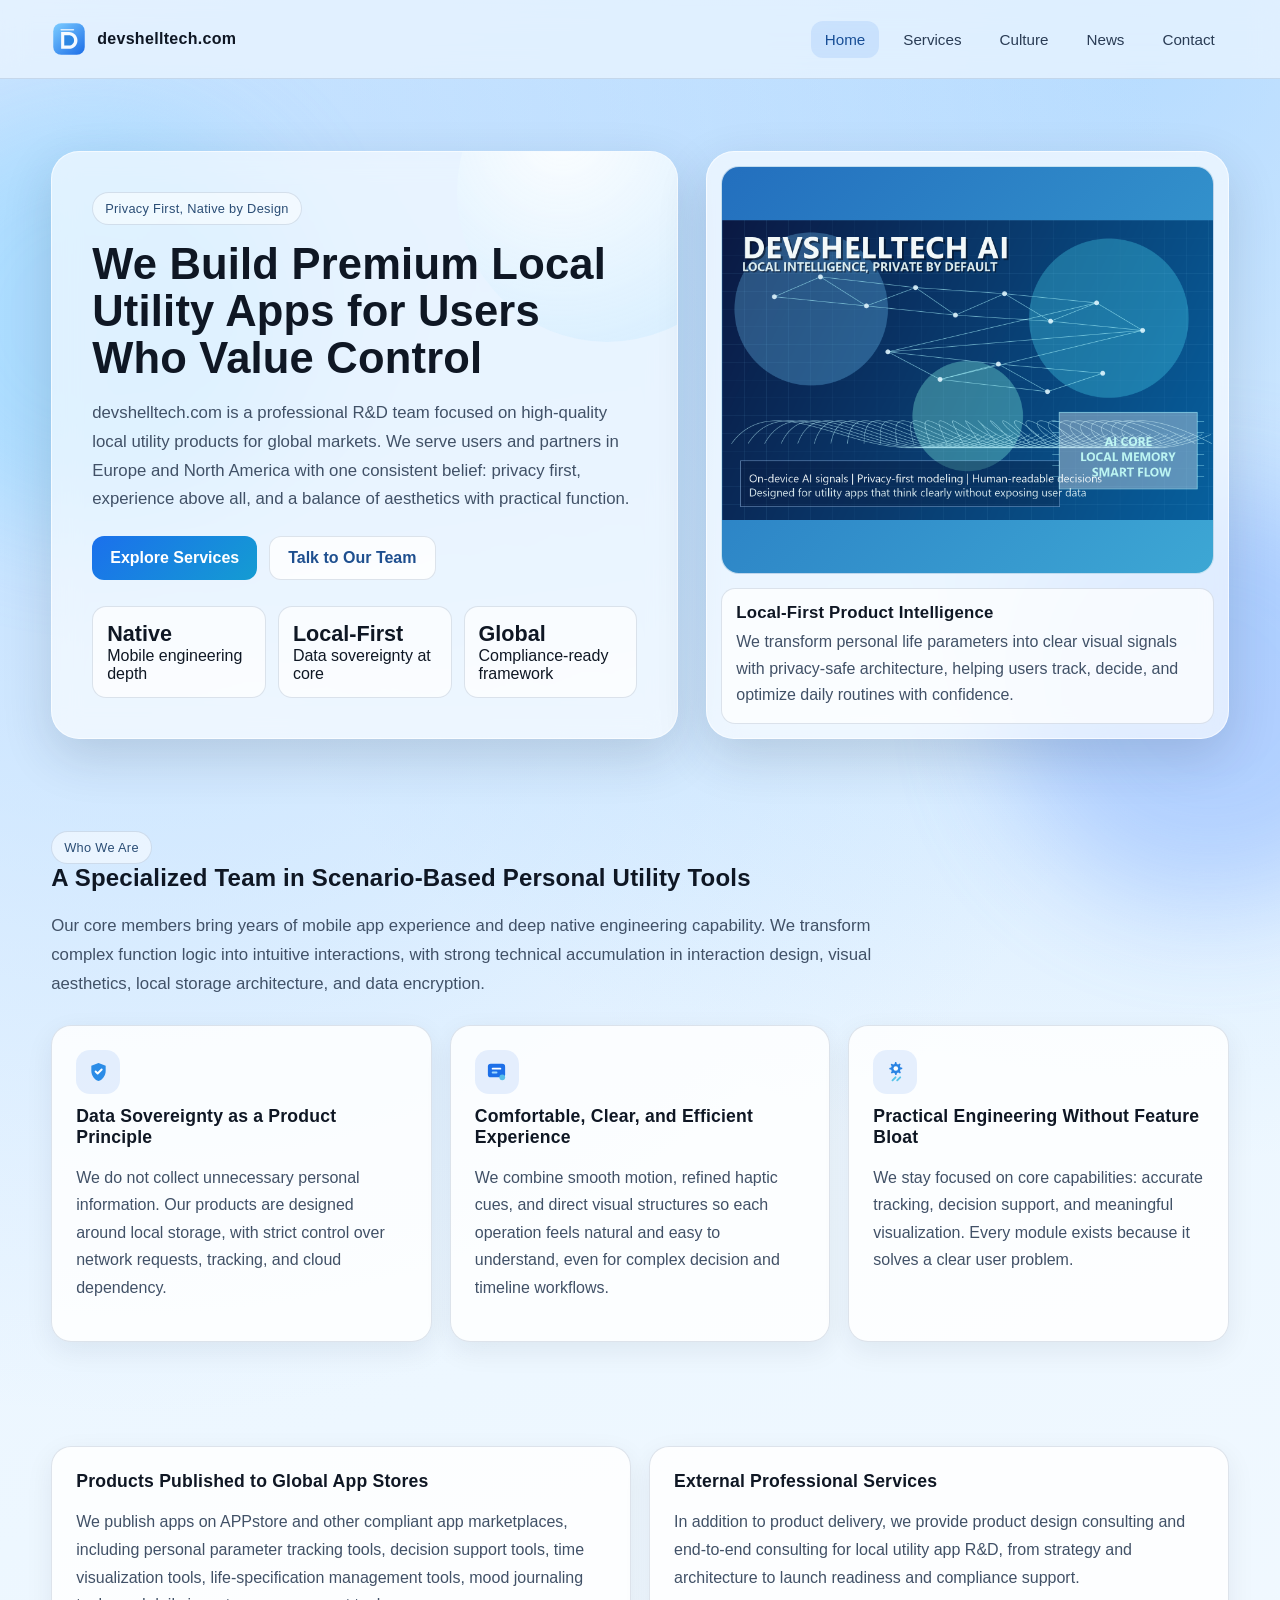
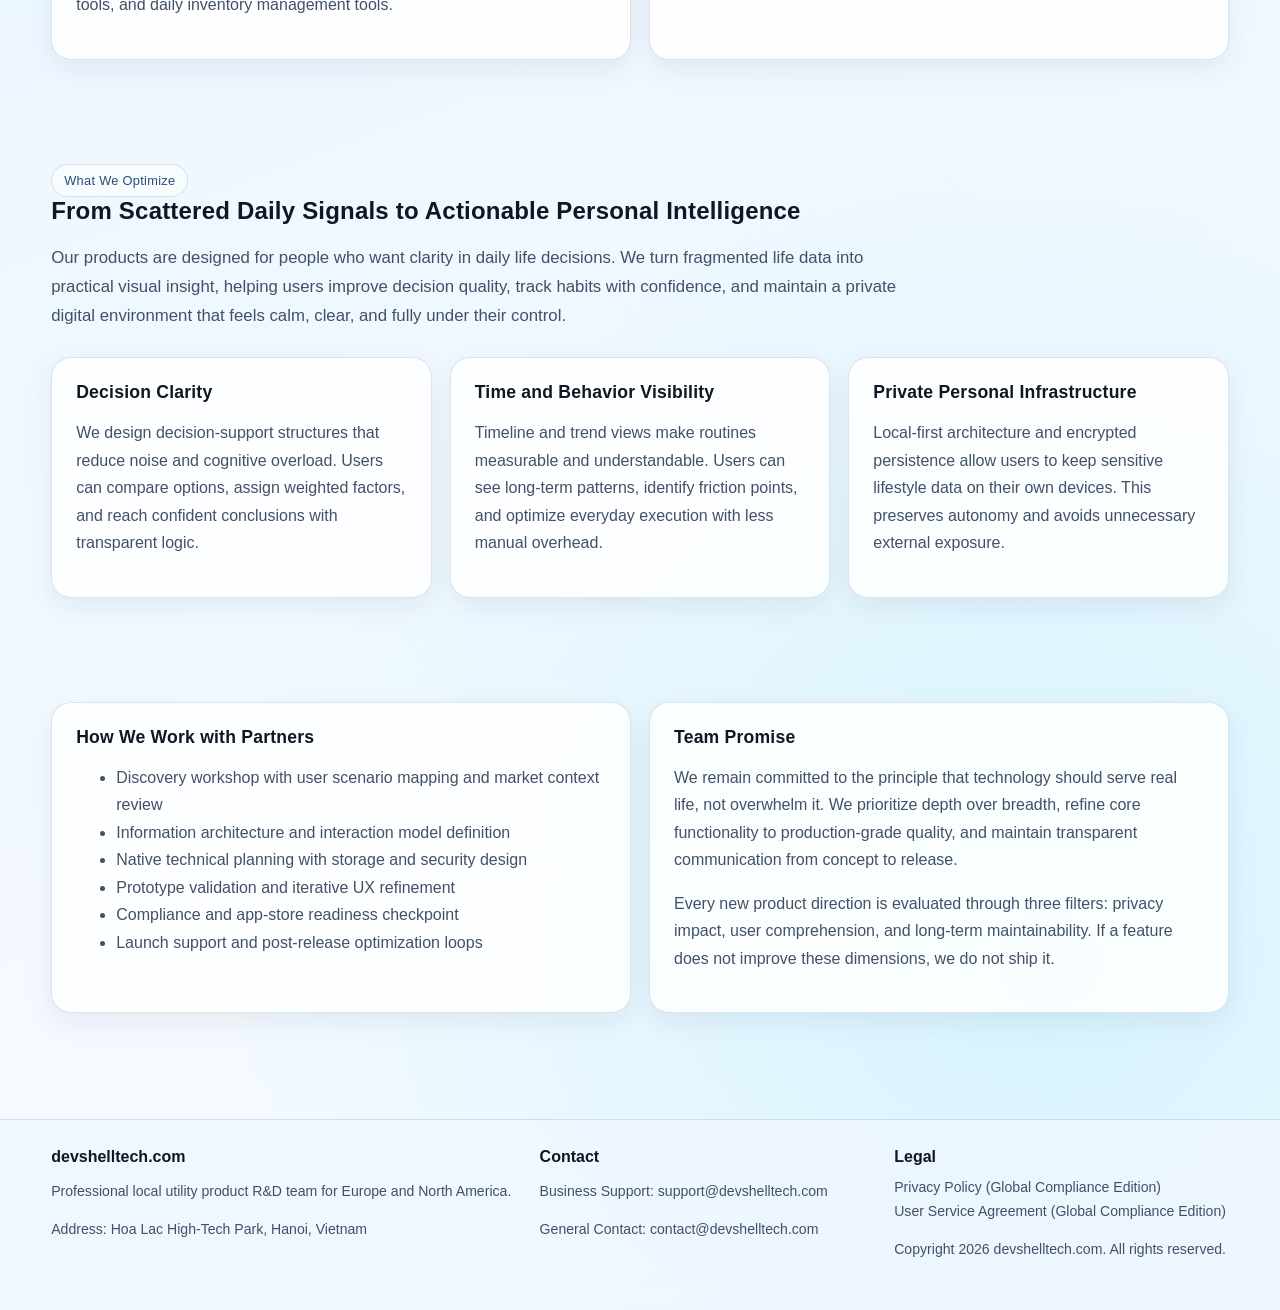
<file: index.html>
<!DOCTYPE html>
<html lang="en" class="bg-orbs">
<head>
  <meta charset="UTF-8">
  <meta http-equiv="X-UA-Compatible" content="IE=edge">
  <meta name="viewport" content="width=device-width, initial-scale=1.0">
  <title>devshelltech.com | Privacy-First Native Utility Product Team</title>
  <meta name="description" content="devshelltech.com builds premium privacy-first native utility apps and provides product design consulting and end-to-end local utility app R&D consulting for global clients.">
  <meta name="robots" content="index,follow,max-image-preview:large,max-snippet:-1,max-video-preview:-1">
  <meta name="theme-color" content="#eaf2fb">
  <link rel="canonical" href="https://devshelltech.com/index.html">
  <link rel="alternate" hreflang="en" href="https://devshelltech.com/index.html">
  <meta property="og:type" content="website">
  <meta property="og:title" content="devshelltech.com | Privacy-First Native Utility Product Team">
  <meta property="og:description" content="We design and engineer high-quality local utility apps with data sovereignty, elegant interaction, and practical outcomes.">
  <meta property="og:url" content="https://devshelltech.com/index.html">
  <meta property="og:image" content="https://devshelltech.com/images/hero-tech.png">
  <meta name="twitter:card" content="summary_large_image">
  <meta name="twitter:title" content="devshelltech.com">
  <meta name="twitter:description" content="Privacy-first native utility products for global users.">
  <link rel="preload" href="images/hero-tech.png" as="image">
  <link rel="stylesheet" href="css/styles.css">
  <script defer src="js/main.js"></script>
  <script type="application/ld+json">
  {
    "@context": "https://schema.org",
    "@type": "Organization",
    "name": "devshelltech.com",
    "url": "https://devshelltech.com/",
    "logo": "https://devshelltech.com/images/logo.svg",
    "email": "support@devshelltech.com",
    "address": {
      "@type": "PostalAddress",
      "addressCountry": "Vietnam",
      "addressLocality": "Hanoi",
      "streetAddress": "Hoa Lac High-Tech Park"
    },
    "contactPoint": [
      {
        "@type": "ContactPoint",
        "contactType": "customer support",
        "email": "support@devshelltech.com",
        "areaServed": "US, EU"
      },
      {
        "@type": "ContactPoint",
        "contactType": "business inquiries",
        "email": "contact@devshelltech.com",
        "areaServed": "US, EU"
      }
    ]
  }
  </script>
</head>
<body>
  <header class="site-header">
    <div class="container header-inner">
      <a class="brand" href="index.html" aria-label="devshelltech home">
        <img src="images/logo.svg" alt="devshelltech logo">
        <span>devshelltech.com</span>
      </a>
      <nav class="desktop-nav" aria-label="Primary navigation">
        <a data-nav-link href="index.html">Home</a>
        <a data-nav-link href="services.html">Services</a>
        <a data-nav-link href="culture.html">Culture</a>
        <a data-nav-link href="news.html">News</a>
        <a data-nav-link href="contact.html">Contact</a>
      </nav>
      <button class="menu-btn" data-menu-button aria-expanded="false" aria-controls="mobileMenu" aria-label="Open menu">☰</button>
    </div>
    <div class="mobile-panel" id="mobileMenu" data-mobile-panel>
      <div class="container mobile-nav" aria-label="Mobile navigation">
        <a data-nav-link href="index.html">Home</a>
        <a data-nav-link href="services.html">Services</a>
        <a data-nav-link href="culture.html">Culture</a>
        <a data-nav-link href="news.html">News</a>
        <a data-nav-link href="contact.html">Contact</a>
      </div>
    </div>
  </header>

  <main>
    <section class="hero">
      <div class="container hero-shell">
        <article class="glass hero-card reveal">
          <span class="eyebrow">Privacy First, Native by Design</span>
          <h1>We Build Premium Local Utility Apps for Users Who Value Control</h1>
          <p class="lead">
            devshelltech.com is a professional R&D team focused on high-quality local utility products for global markets.
            We serve users and partners in Europe and North America with one consistent belief: privacy first,
            experience above all, and a balance of aesthetics with practical function.
          </p>
          <div class="btn-row">
            <a class="btn btn-primary" href="services.html">Explore Services</a>
            <a class="btn btn-ghost" href="contact.html">Talk to Our Team</a>
          </div>
          <div class="metric-box">
            <div class="metric"><strong>Native</strong><span>Mobile engineering depth</span></div>
            <div class="metric"><strong>Local-First</strong><span>Data sovereignty at core</span></div>
            <div class="metric"><strong>Global</strong><span>Compliance-ready framework</span></div>
          </div>
        </article>
        <aside class="glass visual-card reveal">
          <img src="images/hero-tech.png" alt="Cold-tone visual illustration of local-first utility product engineering">
          <div class="visual-caption">
            <h3>Local-First Product Intelligence</h3>
            <p>
              We transform personal life parameters into clear visual signals with privacy-safe architecture,
              helping users track, decide, and optimize daily routines with confidence.
            </p>
          </div>
        </aside>
      </div>
    </section>

    <section class="section">
      <div class="container">
        <div class="section-heading reveal">
          <span class="eyebrow">Who We Are</span>
          <h2>A Specialized Team in Scenario-Based Personal Utility Tools</h2>
          <p class="lead">
            Our core members bring years of mobile app experience and deep native engineering capability. We transform
            complex function logic into intuitive interactions, with strong technical accumulation in interaction design,
            visual aesthetics, local storage architecture, and data encryption.
          </p>
        </div>
        <div class="grid-3">
          <article class="card reveal">
            <span class="icon-row"><img src="images/icon-shield.svg" alt="Privacy icon"></span>
            <h3>Data Sovereignty as a Product Principle</h3>
            <p>
              We do not collect unnecessary personal information. Our products are designed around local storage,
              with strict control over network requests, tracking, and cloud dependency.
            </p>
          </article>
          <article class="card reveal">
            <span class="icon-row"><img src="images/icon-ux.svg" alt="Experience icon"></span>
            <h3>Comfortable, Clear, and Efficient Experience</h3>
            <p>
              We combine smooth motion, refined haptic cues, and direct visual structures so each operation feels
              natural and easy to understand, even for complex decision and timeline workflows.
            </p>
          </article>
          <article class="card reveal">
            <span class="icon-row"><img src="images/icon-gear.svg" alt="Engineering icon"></span>
            <h3>Practical Engineering Without Feature Bloat</h3>
            <p>
              We stay focused on core capabilities: accurate tracking, decision support, and meaningful visualization.
              Every module exists because it solves a clear user problem.
            </p>
          </article>
        </div>
      </div>
    </section>

    <section class="section">
      <div class="container grid-2">
        <article class="card reveal">
          <h3>Products Published to Global App Stores</h3>
          <p>
            We publish apps on APPstore and other compliant app marketplaces, including personal parameter tracking
            tools, decision support tools, time visualization tools, life-specification management tools, mood
            journaling tools, and daily inventory management tools.
          </p>
        </article>
        <article class="card reveal">
          <h3>External Professional Services</h3>
          <p>
            In addition to product delivery, we provide product design consulting and end-to-end consulting for
            local utility app R&D, from strategy and architecture to launch readiness and compliance support.
          </p>
        </article>
      </div>
    </section>

    <section class="section">
      <div class="container">
        <div class="section-heading reveal">
          <span class="eyebrow">What We Optimize</span>
          <h2>From Scattered Daily Signals to Actionable Personal Intelligence</h2>
          <p class="lead">
            Our products are designed for people who want clarity in daily life decisions. We turn fragmented life data
            into practical visual insight, helping users improve decision quality, track habits with confidence, and
            maintain a private digital environment that feels calm, clear, and fully under their control.
          </p>
        </div>
        <div class="grid-3">
          <article class="card reveal">
            <h3>Decision Clarity</h3>
            <p>
              We design decision-support structures that reduce noise and cognitive overload. Users can compare options,
              assign weighted factors, and reach confident conclusions with transparent logic.
            </p>
          </article>
          <article class="card reveal">
            <h3>Time and Behavior Visibility</h3>
            <p>
              Timeline and trend views make routines measurable and understandable. Users can see long-term patterns,
              identify friction points, and optimize everyday execution with less manual overhead.
            </p>
          </article>
          <article class="card reveal">
            <h3>Private Personal Infrastructure</h3>
            <p>
              Local-first architecture and encrypted persistence allow users to keep sensitive lifestyle data on their own
              devices. This preserves autonomy and avoids unnecessary external exposure.
            </p>
          </article>
        </div>
      </div>
    </section>

    <section class="section">
      <div class="container grid-2">
        <article class="card reveal">
          <h3>How We Work with Partners</h3>
          <ul>
            <li>Discovery workshop with user scenario mapping and market context review</li>
            <li>Information architecture and interaction model definition</li>
            <li>Native technical planning with storage and security design</li>
            <li>Prototype validation and iterative UX refinement</li>
            <li>Compliance and app-store readiness checkpoint</li>
            <li>Launch support and post-release optimization loops</li>
          </ul>
        </article>
        <article class="card reveal">
          <h3>Team Promise</h3>
          <p>
            We remain committed to the principle that technology should serve real life, not overwhelm it.
            We prioritize depth over breadth, refine core functionality to production-grade quality, and maintain
            transparent communication from concept to release.
          </p>
          <p>
            Every new product direction is evaluated through three filters: privacy impact, user comprehension,
            and long-term maintainability. If a feature does not improve these dimensions, we do not ship it.
          </p>
        </article>
      </div>
    </section>
  </main>

  <footer class="site-footer">
    <div class="container footer-grid">
      <div class="footer-col">
        <h4>devshelltech.com</h4>
        <p class="small">Professional local utility product R&D team for Europe and North America.</p>
        <p class="small">Address: Hoa Lac High-Tech Park, Hanoi, Vietnam</p>
      </div>
      <div class="footer-col">
        <h4>Contact</h4>
        <p class="small">Business Support: support@devshelltech.com</p>
        <p class="small">General Contact: contact@devshelltech.com</p>
      </div>
      <div class="footer-col">
        <h4>Legal</h4>
        <a class="small" href="privacy-policy.html">Privacy Policy (Global Compliance Edition)</a><br>
        <a class="small" href="terms-of-service.html">User Service Agreement (Global Compliance Edition)</a>
        <p class="small">Copyright <span data-year></span> devshelltech.com. All rights reserved.</p>
      </div>
    </div>
  </footer>
</body>
</html>
</file>
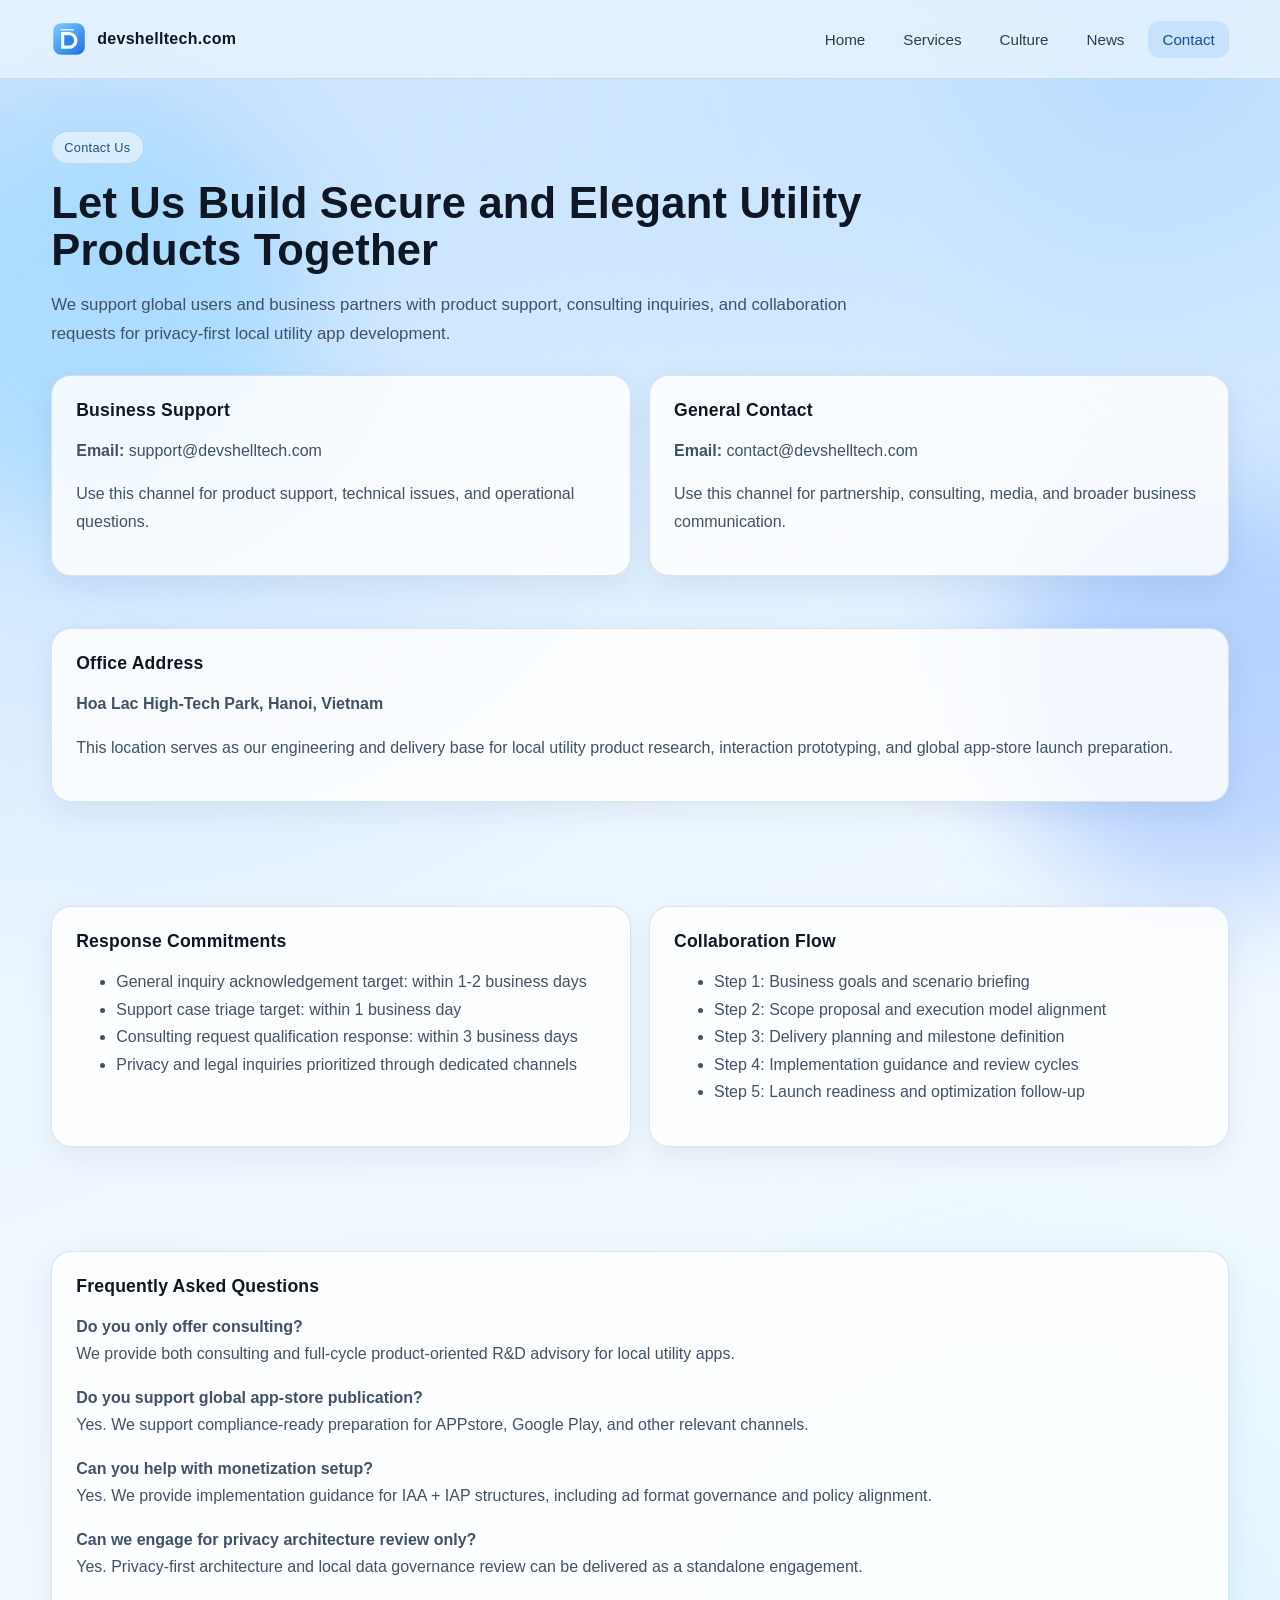
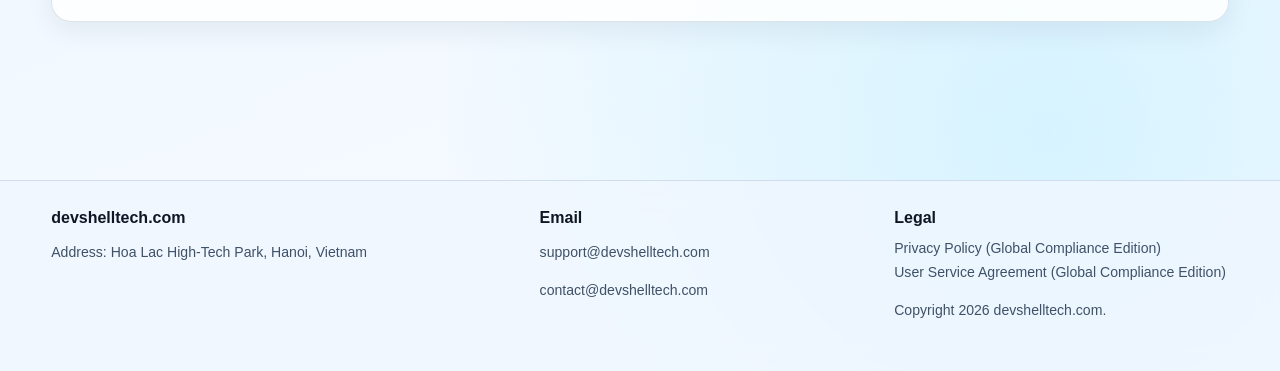
<file: contact.html>
<!DOCTYPE html>
<html lang="en" class="bg-orbs">
<head>
  <meta charset="UTF-8">
  <meta http-equiv="X-UA-Compatible" content="IE=edge">
  <meta name="viewport" content="width=device-width, initial-scale=1.0">
  <title>Contact Us | devshelltech.com</title>
  <meta name="description" content="Contact devshelltech.com for support, product design consulting, and local utility app R&D consulting.">
  <meta name="robots" content="index,follow,max-image-preview:large,max-snippet:-1,max-video-preview:-1">
  <link rel="canonical" href="https://devshelltech.com/contact.html">
  <link rel="alternate" hreflang="en" href="https://devshelltech.com/contact.html">
  <link rel="stylesheet" href="css/styles.css">
  <script defer src="js/main.js"></script>
</head>
<body>
  <header class="site-header">
    <div class="container header-inner">
      <a class="brand" href="index.html"><img src="images/logo.svg" alt="devshelltech logo"><span>devshelltech.com</span></a>
      <nav class="desktop-nav" aria-label="Primary navigation">
        <a data-nav-link href="index.html">Home</a>
        <a data-nav-link href="services.html">Services</a>
        <a data-nav-link href="culture.html">Culture</a>
        <a data-nav-link href="news.html">News</a>
        <a data-nav-link href="contact.html">Contact</a>
      </nav>
      <button class="menu-btn" data-menu-button aria-expanded="false" aria-controls="mobileMenu" aria-label="Open menu">☰</button>
    </div>
    <div class="mobile-panel" id="mobileMenu" data-mobile-panel>
      <div class="container mobile-nav">
        <a data-nav-link href="index.html">Home</a>
        <a data-nav-link href="services.html">Services</a>
        <a data-nav-link href="culture.html">Culture</a>
        <a data-nav-link href="news.html">News</a>
        <a data-nav-link href="contact.html">Contact</a>
      </div>
    </div>
  </header>

  <main class="section">
    <div class="container">
      <div class="section-heading reveal">
        <span class="eyebrow">Contact Us</span>
        <h1>Let Us Build Secure and Elegant Utility Products Together</h1>
        <p class="lead">
          We support global users and business partners with product support, consulting inquiries,
          and collaboration requests for privacy-first local utility app development.
        </p>
      </div>

      <div class="grid-2">
        <article class="card reveal">
          <h3>Business Support</h3>
          <p><strong>Email:</strong> support@devshelltech.com</p>
          <p>Use this channel for product support, technical issues, and operational questions.</p>
        </article>
        <article class="card reveal">
          <h3>General Contact</h3>
          <p><strong>Email:</strong> contact@devshelltech.com</p>
          <p>Use this channel for partnership, consulting, media, and broader business communication.</p>
        </article>
      </div>

      <section class="section">
        <article class="card reveal">
          <h3>Office Address</h3>
          <p><strong>Hoa Lac High-Tech Park, Hanoi, Vietnam</strong></p>
          <p>
            This location serves as our engineering and delivery base for local utility product research,
            interaction prototyping, and global app-store launch preparation.
          </p>
        </article>
      </section>

      <section class="section">
        <div class="grid-2">
          <article class="card reveal">
            <h3>Response Commitments</h3>
            <ul>
              <li>General inquiry acknowledgement target: within 1-2 business days</li>
              <li>Support case triage target: within 1 business day</li>
              <li>Consulting request qualification response: within 3 business days</li>
              <li>Privacy and legal inquiries prioritized through dedicated channels</li>
            </ul>
          </article>
          <article class="card reveal">
            <h3>Collaboration Flow</h3>
            <ul>
              <li>Step 1: Business goals and scenario briefing</li>
              <li>Step 2: Scope proposal and execution model alignment</li>
              <li>Step 3: Delivery planning and milestone definition</li>
              <li>Step 4: Implementation guidance and review cycles</li>
              <li>Step 5: Launch readiness and optimization follow-up</li>
            </ul>
          </article>
        </div>
      </section>

      <section class="section">
        <article class="card reveal">
          <h3>Frequently Asked Questions</h3>
          <p><strong>Do you only offer consulting?</strong><br>We provide both consulting and full-cycle product-oriented R&D advisory for local utility apps.</p>
          <p><strong>Do you support global app-store publication?</strong><br>Yes. We support compliance-ready preparation for APPstore, Google Play, and other relevant channels.</p>
          <p><strong>Can you help with monetization setup?</strong><br>Yes. We provide implementation guidance for IAA + IAP structures, including ad format governance and policy alignment.</p>
          <p><strong>Can we engage for privacy architecture review only?</strong><br>Yes. Privacy-first architecture and local data governance review can be delivered as a standalone engagement.</p>
        </article>
      </section>
    </div>
  </main>

  <footer class="site-footer">
    <div class="container footer-grid">
      <div class="footer-col">
        <h4>devshelltech.com</h4>
        <p class="small">Address: Hoa Lac High-Tech Park, Hanoi, Vietnam</p>
      </div>
      <div class="footer-col">
        <h4>Email</h4>
        <p class="small">support@devshelltech.com</p>
        <p class="small">contact@devshelltech.com</p>
      </div>
      <div class="footer-col">
        <h4>Legal</h4>
        <a class="small" href="privacy-policy.html">Privacy Policy (Global Compliance Edition)</a><br>
        <a class="small" href="terms-of-service.html">User Service Agreement (Global Compliance Edition)</a>
        <p class="small">Copyright <span data-year></span> devshelltech.com.</p>
      </div>
    </div>
  </footer>
</body>
</html>
</file>
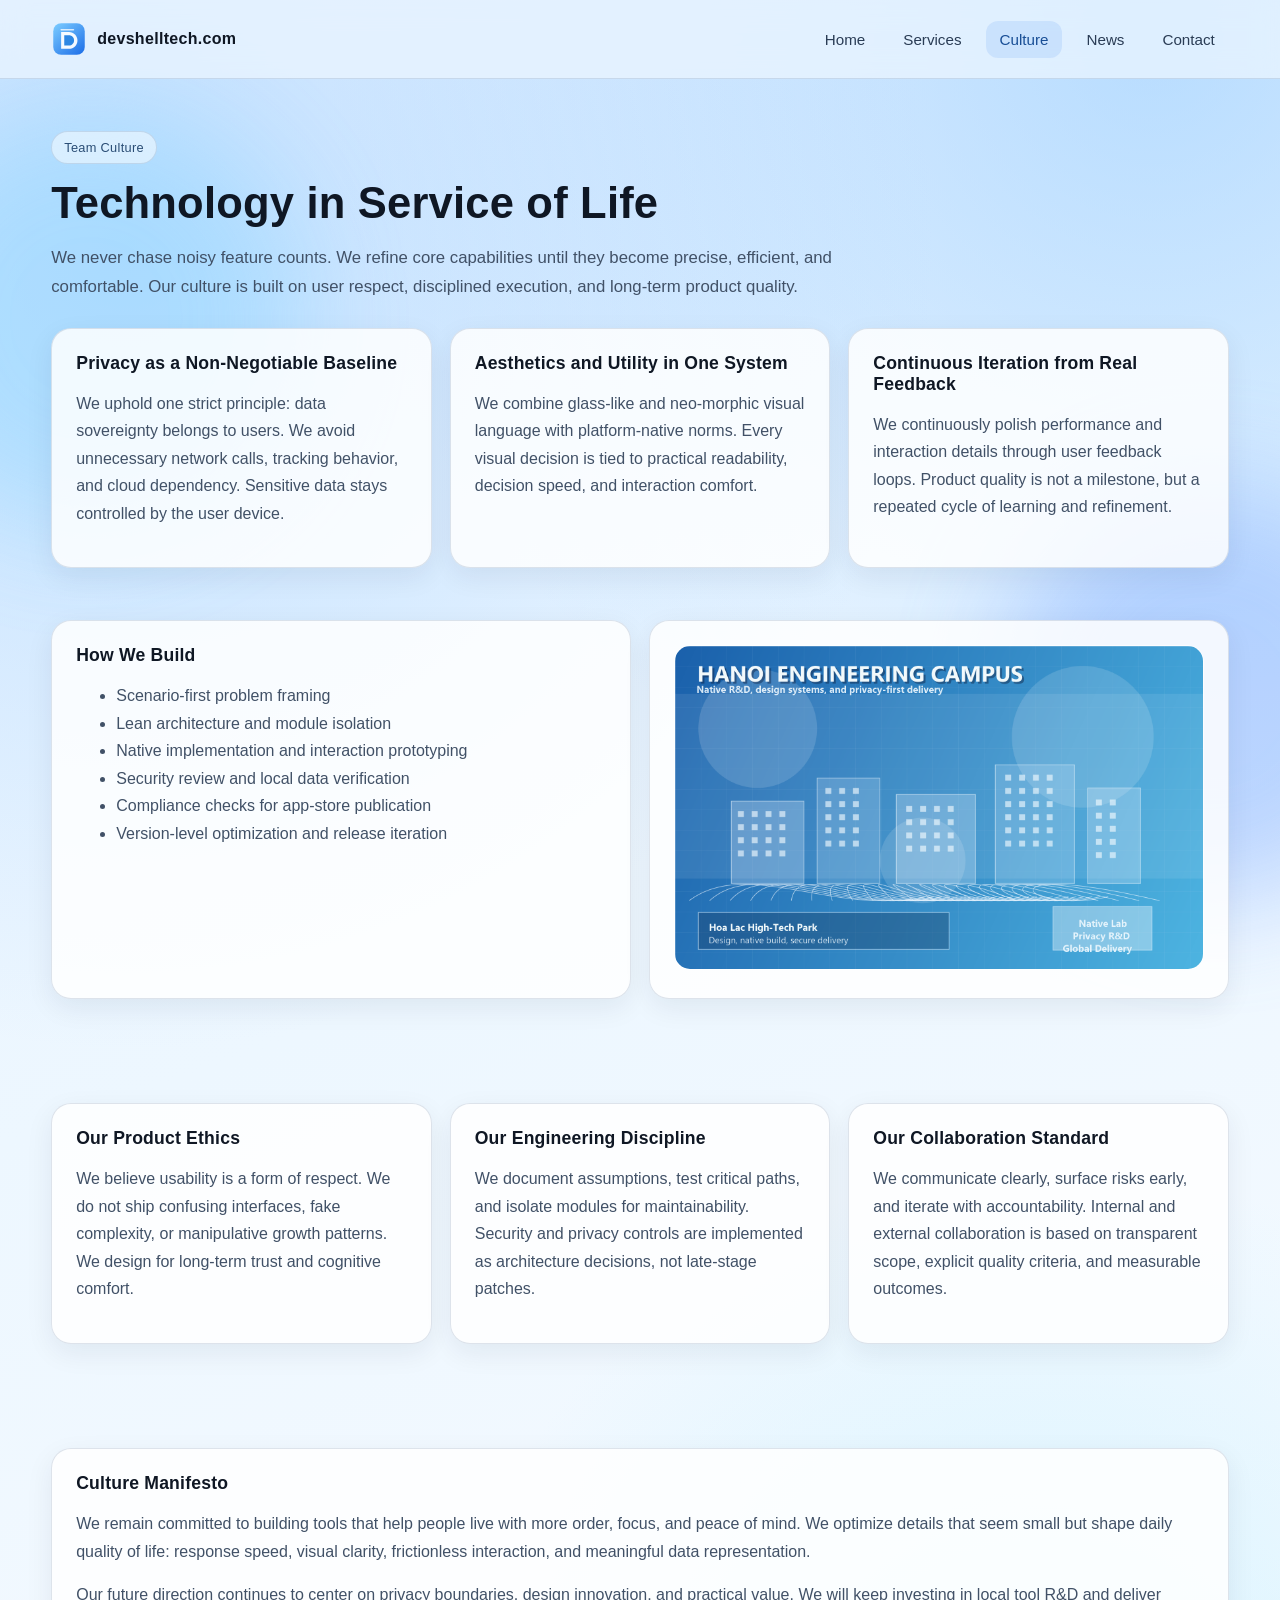
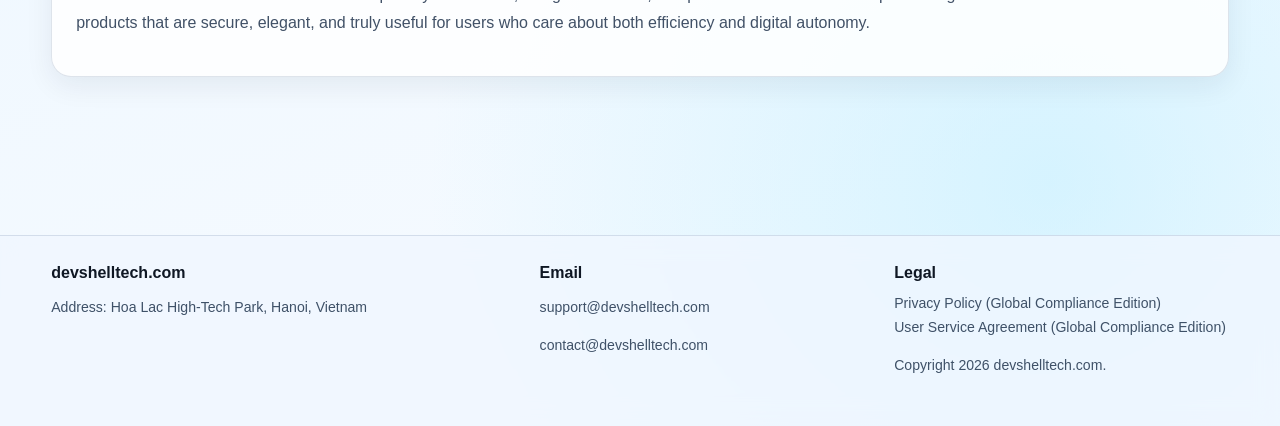
<file: culture.html>
<!DOCTYPE html>
<html lang="en" class="bg-orbs">
<head>
  <meta charset="UTF-8">
  <meta http-equiv="X-UA-Compatible" content="IE=edge">
  <meta name="viewport" content="width=device-width, initial-scale=1.0">
  <title>Team Culture | devshelltech.com</title>
  <meta name="description" content="The culture and engineering philosophy behind devshelltech.com's local-first utility product development.">
  <meta name="robots" content="index,follow,max-image-preview:large,max-snippet:-1,max-video-preview:-1">
  <link rel="canonical" href="https://devshelltech.com/culture.html">
  <link rel="alternate" hreflang="en" href="https://devshelltech.com/culture.html">
  <link rel="stylesheet" href="css/styles.css">
  <script defer src="js/main.js"></script>
</head>
<body>
  <header class="site-header">
    <div class="container header-inner">
      <a class="brand" href="index.html"><img src="images/logo.svg" alt="devshelltech logo"><span>devshelltech.com</span></a>
      <nav class="desktop-nav" aria-label="Primary navigation">
        <a data-nav-link href="index.html">Home</a>
        <a data-nav-link href="services.html">Services</a>
        <a data-nav-link href="culture.html">Culture</a>
        <a data-nav-link href="news.html">News</a>
        <a data-nav-link href="contact.html">Contact</a>
      </nav>
      <button class="menu-btn" data-menu-button aria-expanded="false" aria-controls="mobileMenu" aria-label="Open menu">☰</button>
    </div>
    <div class="mobile-panel" id="mobileMenu" data-mobile-panel>
      <div class="container mobile-nav">
        <a data-nav-link href="index.html">Home</a>
        <a data-nav-link href="services.html">Services</a>
        <a data-nav-link href="culture.html">Culture</a>
        <a data-nav-link href="news.html">News</a>
        <a data-nav-link href="contact.html">Contact</a>
      </div>
    </div>
  </header>

  <main class="section">
    <div class="container">
      <div class="section-heading reveal">
        <span class="eyebrow">Team Culture</span>
        <h1>Technology in Service of Life</h1>
        <p class="lead">
          We never chase noisy feature counts. We refine core capabilities until they become precise, efficient,
          and comfortable. Our culture is built on user respect, disciplined execution, and long-term product quality.
        </p>
      </div>

      <div class="grid-3">
        <article class="card reveal">
          <h3>Privacy as a Non-Negotiable Baseline</h3>
          <p>
            We uphold one strict principle: data sovereignty belongs to users. We avoid unnecessary network calls,
            tracking behavior, and cloud dependency. Sensitive data stays controlled by the user device.
          </p>
        </article>
        <article class="card reveal">
          <h3>Aesthetics and Utility in One System</h3>
          <p>
            We combine glass-like and neo-morphic visual language with platform-native norms. Every visual decision
            is tied to practical readability, decision speed, and interaction comfort.
          </p>
        </article>
        <article class="card reveal">
          <h3>Continuous Iteration from Real Feedback</h3>
          <p>
            We continuously polish performance and interaction details through user feedback loops. Product quality is
            not a milestone, but a repeated cycle of learning and refinement.
          </p>
        </article>
      </div>

      <section class="section">
        <div class="grid-2">
          <article class="card reveal">
            <h3>How We Build</h3>
            <ul>
              <li>Scenario-first problem framing</li>
              <li>Lean architecture and module isolation</li>
              <li>Native implementation and interaction prototyping</li>
              <li>Security review and local data verification</li>
              <li>Compliance checks for app-store publication</li>
              <li>Version-level optimization and release iteration</li>
            </ul>
          </article>
          <article class="card reveal">
            <img src="images/campus.png" alt="Cold-tone abstract campus and technology visual" style="width:100%; border-radius:16px; border:1px solid rgba(255,255,255,0.7);">
          </article>
        </div>
      </section>

      <section class="section">
        <div class="grid-3">
          <article class="card reveal">
            <h3>Our Product Ethics</h3>
            <p>
              We believe usability is a form of respect. We do not ship confusing interfaces, fake complexity,
              or manipulative growth patterns. We design for long-term trust and cognitive comfort.
            </p>
          </article>
          <article class="card reveal">
            <h3>Our Engineering Discipline</h3>
            <p>
              We document assumptions, test critical paths, and isolate modules for maintainability. Security and
              privacy controls are implemented as architecture decisions, not late-stage patches.
            </p>
          </article>
          <article class="card reveal">
            <h3>Our Collaboration Standard</h3>
            <p>
              We communicate clearly, surface risks early, and iterate with accountability. Internal and external
              collaboration is based on transparent scope, explicit quality criteria, and measurable outcomes.
            </p>
          </article>
        </div>
      </section>

      <section class="section">
        <article class="card reveal">
          <h3>Culture Manifesto</h3>
          <p>
            We remain committed to building tools that help people live with more order, focus, and peace of mind.
            We optimize details that seem small but shape daily quality of life: response speed, visual clarity,
            frictionless interaction, and meaningful data representation.
          </p>
          <p>
            Our future direction continues to center on privacy boundaries, design innovation, and practical value.
            We will keep investing in local tool R&D and deliver products that are secure, elegant, and truly useful
            for users who care about both efficiency and digital autonomy.
          </p>
        </article>
      </section>
    </div>
  </main>

  <footer class="site-footer">
    <div class="container footer-grid">
      <div class="footer-col">
        <h4>devshelltech.com</h4>
        <p class="small">Address: Hoa Lac High-Tech Park, Hanoi, Vietnam</p>
      </div>
      <div class="footer-col">
        <h4>Email</h4>
        <p class="small">support@devshelltech.com</p>
        <p class="small">contact@devshelltech.com</p>
      </div>
      <div class="footer-col">
        <h4>Legal</h4>
        <a class="small" href="privacy-policy.html">Privacy Policy (Global Compliance Edition)</a><br>
        <a class="small" href="terms-of-service.html">User Service Agreement (Global Compliance Edition)</a>
        <p class="small">Copyright <span data-year></span> devshelltech.com.</p>
      </div>
    </div>
  </footer>
</body>
</html>
</file>
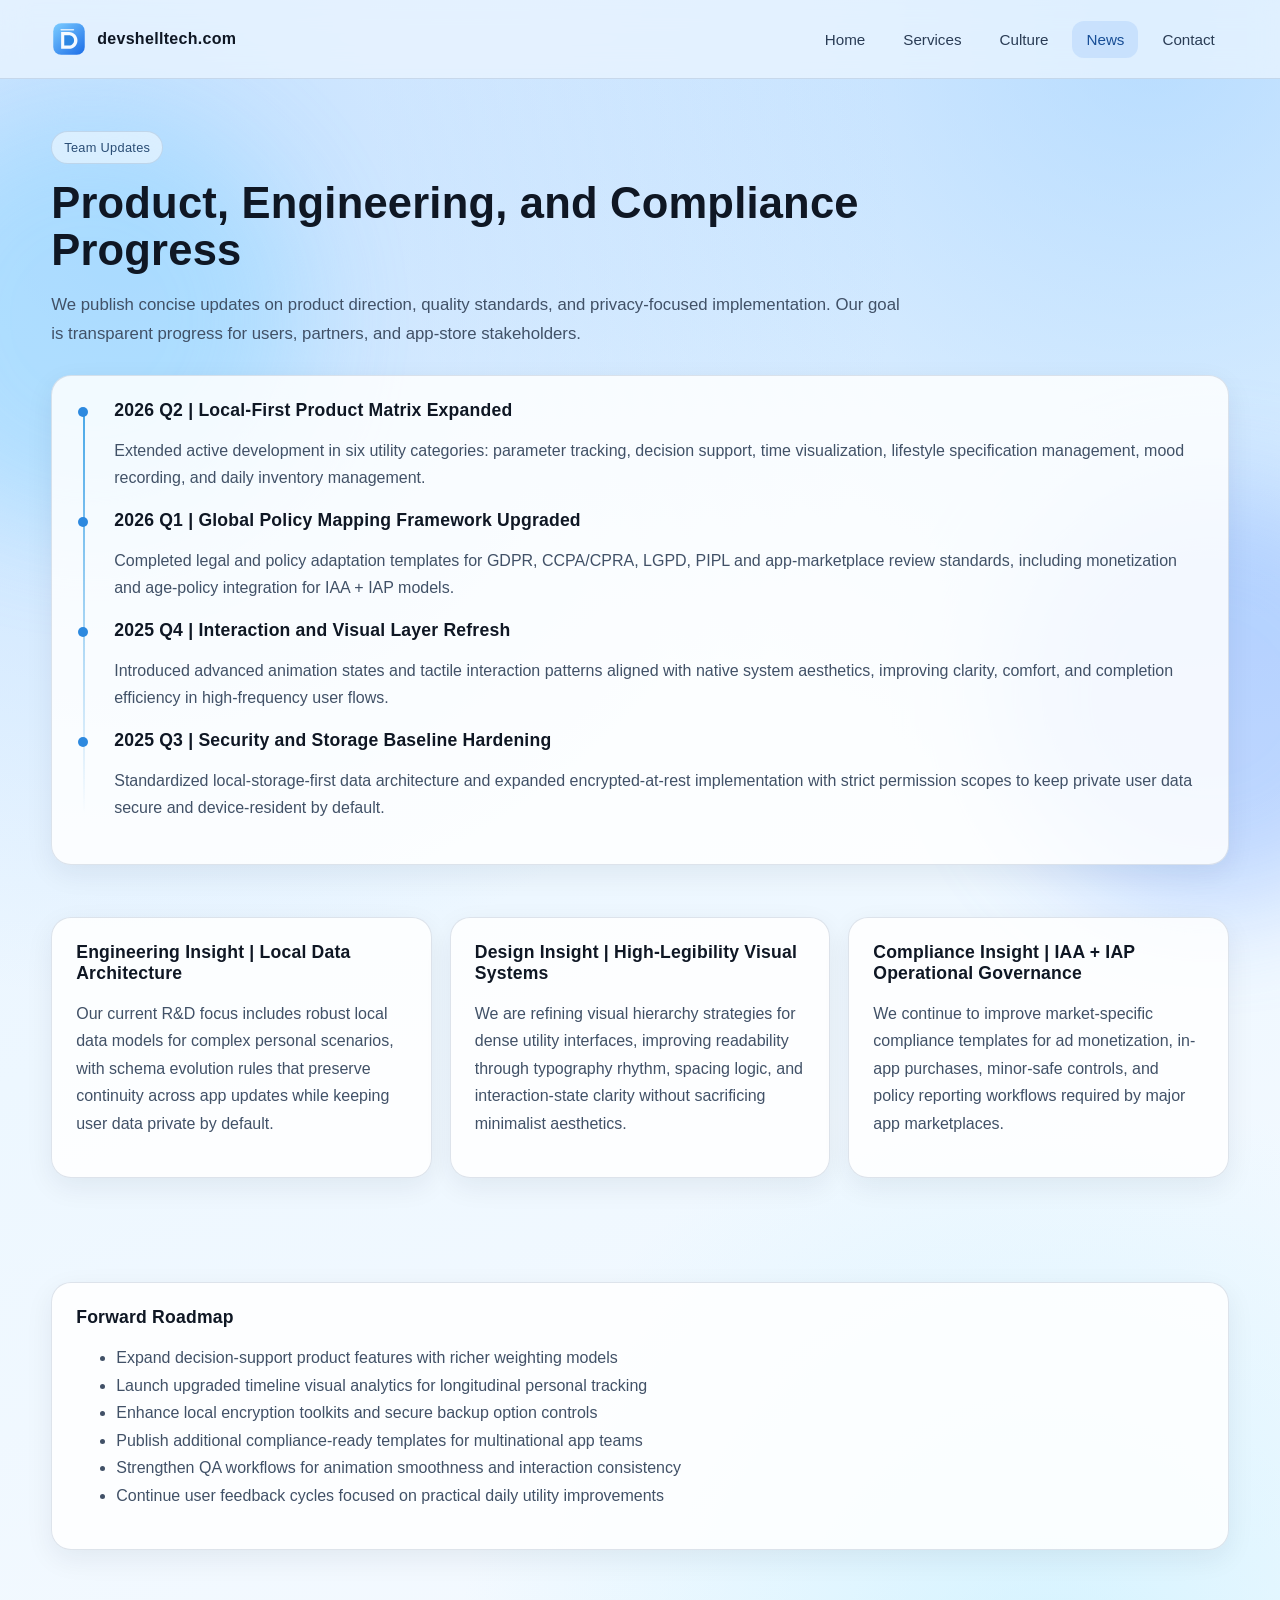
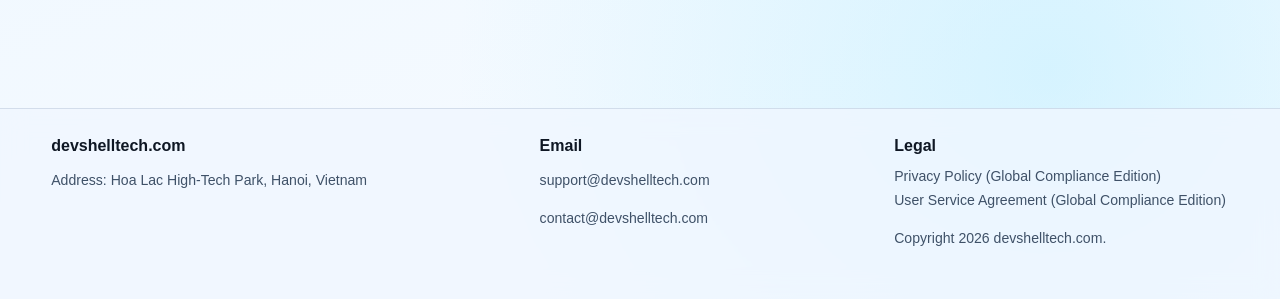
<file: news.html>
<!DOCTYPE html>
<html lang="en" class="bg-orbs">
<head>
  <meta charset="UTF-8">
  <meta http-equiv="X-UA-Compatible" content="IE=edge">
  <meta name="viewport" content="width=device-width, initial-scale=1.0">
  <title>Team News | devshelltech.com</title>
  <meta name="description" content="Latest updates from devshelltech.com on product R&D, release practices, and global compliance progress.">
  <meta name="robots" content="index,follow,max-image-preview:large,max-snippet:-1,max-video-preview:-1">
  <link rel="canonical" href="https://devshelltech.com/news.html">
  <link rel="alternate" hreflang="en" href="https://devshelltech.com/news.html">
  <link rel="stylesheet" href="css/styles.css">
  <script defer src="js/main.js"></script>
</head>
<body>
  <header class="site-header">
    <div class="container header-inner">
      <a class="brand" href="index.html"><img src="images/logo.svg" alt="devshelltech logo"><span>devshelltech.com</span></a>
      <nav class="desktop-nav" aria-label="Primary navigation">
        <a data-nav-link href="index.html">Home</a>
        <a data-nav-link href="services.html">Services</a>
        <a data-nav-link href="culture.html">Culture</a>
        <a data-nav-link href="news.html">News</a>
        <a data-nav-link href="contact.html">Contact</a>
      </nav>
      <button class="menu-btn" data-menu-button aria-expanded="false" aria-controls="mobileMenu" aria-label="Open menu">☰</button>
    </div>
    <div class="mobile-panel" id="mobileMenu" data-mobile-panel>
      <div class="container mobile-nav">
        <a data-nav-link href="index.html">Home</a>
        <a data-nav-link href="services.html">Services</a>
        <a data-nav-link href="culture.html">Culture</a>
        <a data-nav-link href="news.html">News</a>
        <a data-nav-link href="contact.html">Contact</a>
      </div>
    </div>
  </header>

  <main class="section">
    <div class="container">
      <div class="section-heading reveal">
        <span class="eyebrow">Team Updates</span>
        <h1>Product, Engineering, and Compliance Progress</h1>
        <p class="lead">
          We publish concise updates on product direction, quality standards, and privacy-focused implementation.
          Our goal is transparent progress for users, partners, and app-store stakeholders.
        </p>
      </div>

      <section class="card reveal">
        <div class="timeline">
          <article class="timeline-item">
            <h3>2026 Q2 | Local-First Product Matrix Expanded</h3>
            <p>Extended active development in six utility categories: parameter tracking, decision support, time visualization,
              lifestyle specification management, mood recording, and daily inventory management.</p>
          </article>
          <article class="timeline-item">
            <h3>2026 Q1 | Global Policy Mapping Framework Upgraded</h3>
            <p>Completed legal and policy adaptation templates for GDPR, CCPA/CPRA, LGPD, PIPL and app-marketplace review standards,
              including monetization and age-policy integration for IAA + IAP models.</p>
          </article>
          <article class="timeline-item">
            <h3>2025 Q4 | Interaction and Visual Layer Refresh</h3>
            <p>Introduced advanced animation states and tactile interaction patterns aligned with native system aesthetics,
              improving clarity, comfort, and completion efficiency in high-frequency user flows.</p>
          </article>
          <article class="timeline-item">
            <h3>2025 Q3 | Security and Storage Baseline Hardening</h3>
            <p>Standardized local-storage-first data architecture and expanded encrypted-at-rest implementation with strict permission scopes
              to keep private user data secure and device-resident by default.</p>
          </article>
        </div>
      </section>

      <section class="section">
        <div class="grid-3">
          <article class="card reveal">
            <h3>Engineering Insight | Local Data Architecture</h3>
            <p>
              Our current R&D focus includes robust local data models for complex personal scenarios, with schema
              evolution rules that preserve continuity across app updates while keeping user data private by default.
            </p>
          </article>
          <article class="card reveal">
            <h3>Design Insight | High-Legibility Visual Systems</h3>
            <p>
              We are refining visual hierarchy strategies for dense utility interfaces, improving readability through
              typography rhythm, spacing logic, and interaction-state clarity without sacrificing minimalist aesthetics.
            </p>
          </article>
          <article class="card reveal">
            <h3>Compliance Insight | IAA + IAP Operational Governance</h3>
            <p>
              We continue to improve market-specific compliance templates for ad monetization, in-app purchases,
              minor-safe controls, and policy reporting workflows required by major app marketplaces.
            </p>
          </article>
        </div>
      </section>

      <section class="section">
        <article class="card reveal">
          <h3>Forward Roadmap</h3>
          <ul>
            <li>Expand decision-support product features with richer weighting models</li>
            <li>Launch upgraded timeline visual analytics for longitudinal personal tracking</li>
            <li>Enhance local encryption toolkits and secure backup option controls</li>
            <li>Publish additional compliance-ready templates for multinational app teams</li>
            <li>Strengthen QA workflows for animation smoothness and interaction consistency</li>
            <li>Continue user feedback cycles focused on practical daily utility improvements</li>
          </ul>
        </article>
      </section>
    </div>
  </main>

  <footer class="site-footer">
    <div class="container footer-grid">
      <div class="footer-col">
        <h4>devshelltech.com</h4>
        <p class="small">Address: Hoa Lac High-Tech Park, Hanoi, Vietnam</p>
      </div>
      <div class="footer-col">
        <h4>Email</h4>
        <p class="small">support@devshelltech.com</p>
        <p class="small">contact@devshelltech.com</p>
      </div>
      <div class="footer-col">
        <h4>Legal</h4>
        <a class="small" href="privacy-policy.html">Privacy Policy (Global Compliance Edition)</a><br>
        <a class="small" href="terms-of-service.html">User Service Agreement (Global Compliance Edition)</a>
        <p class="small">Copyright <span data-year></span> devshelltech.com.</p>
      </div>
    </div>
  </footer>
</body>
</html>
</file>
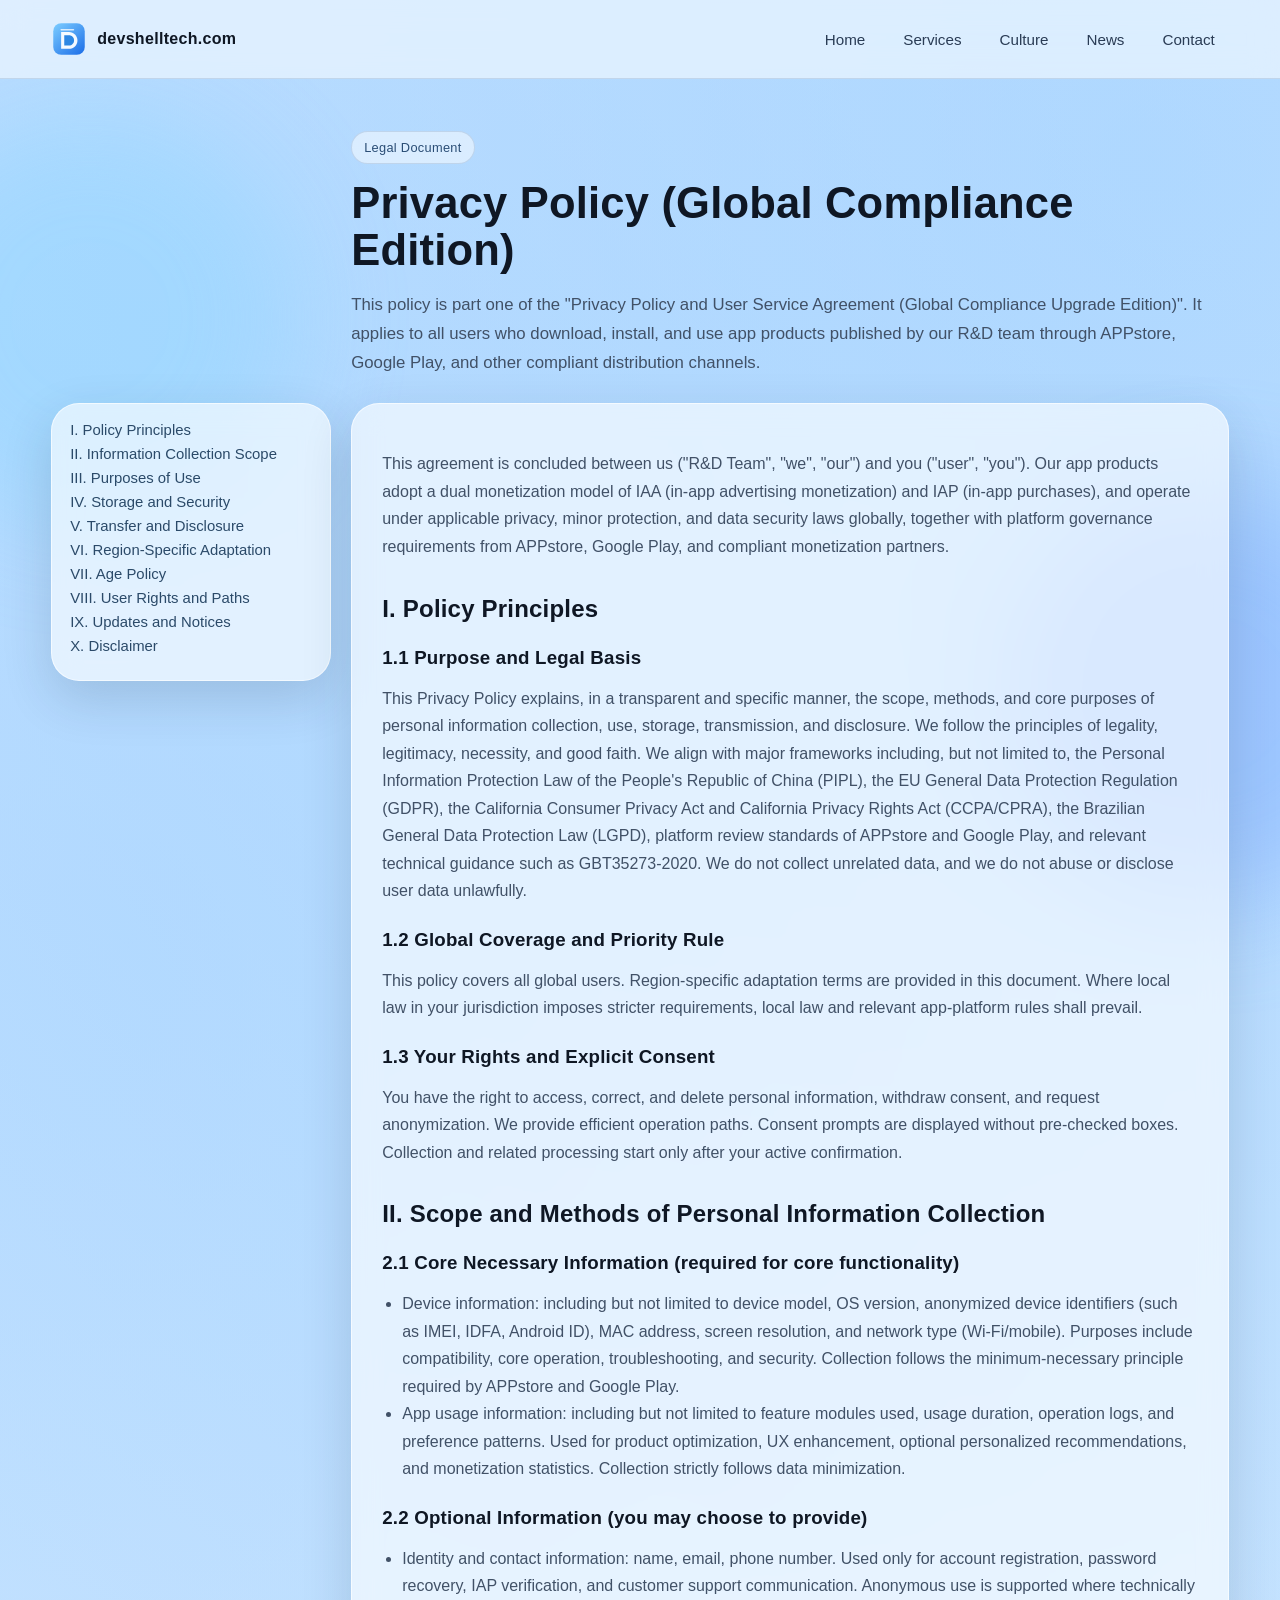
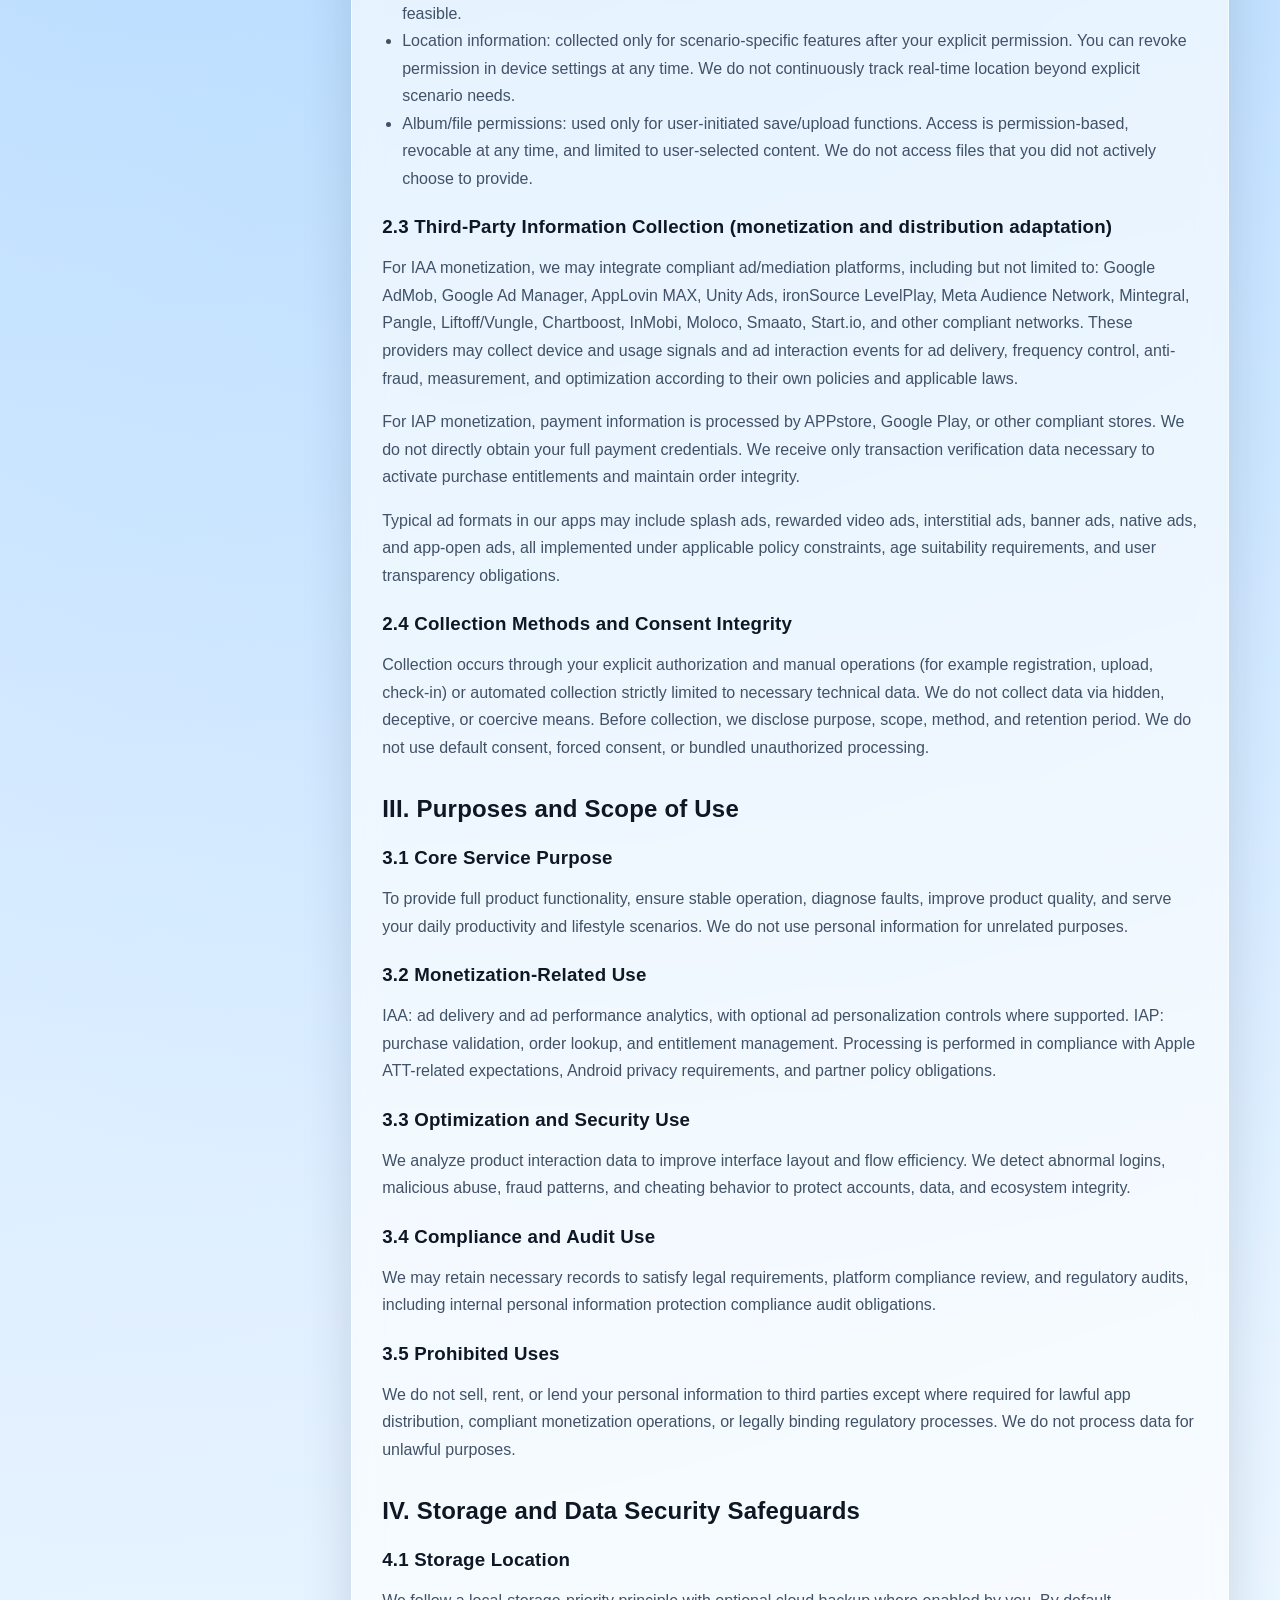
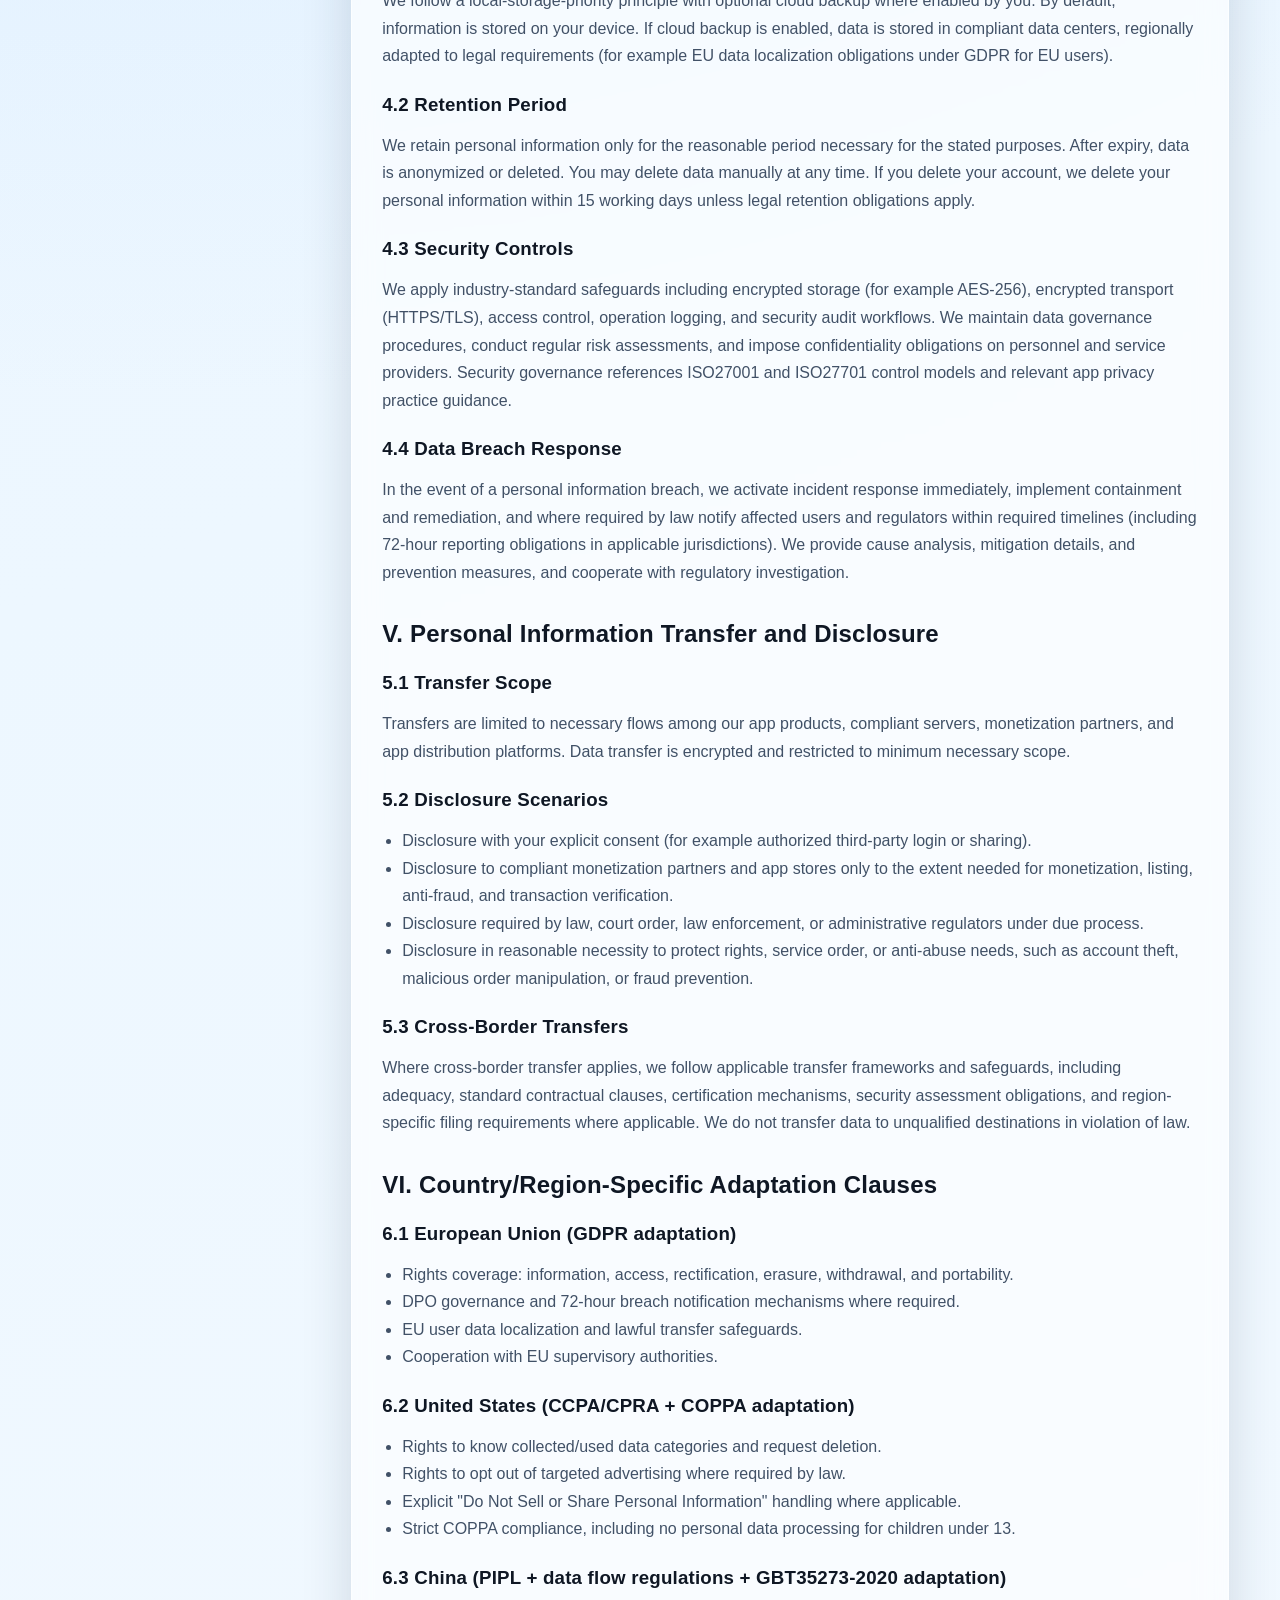
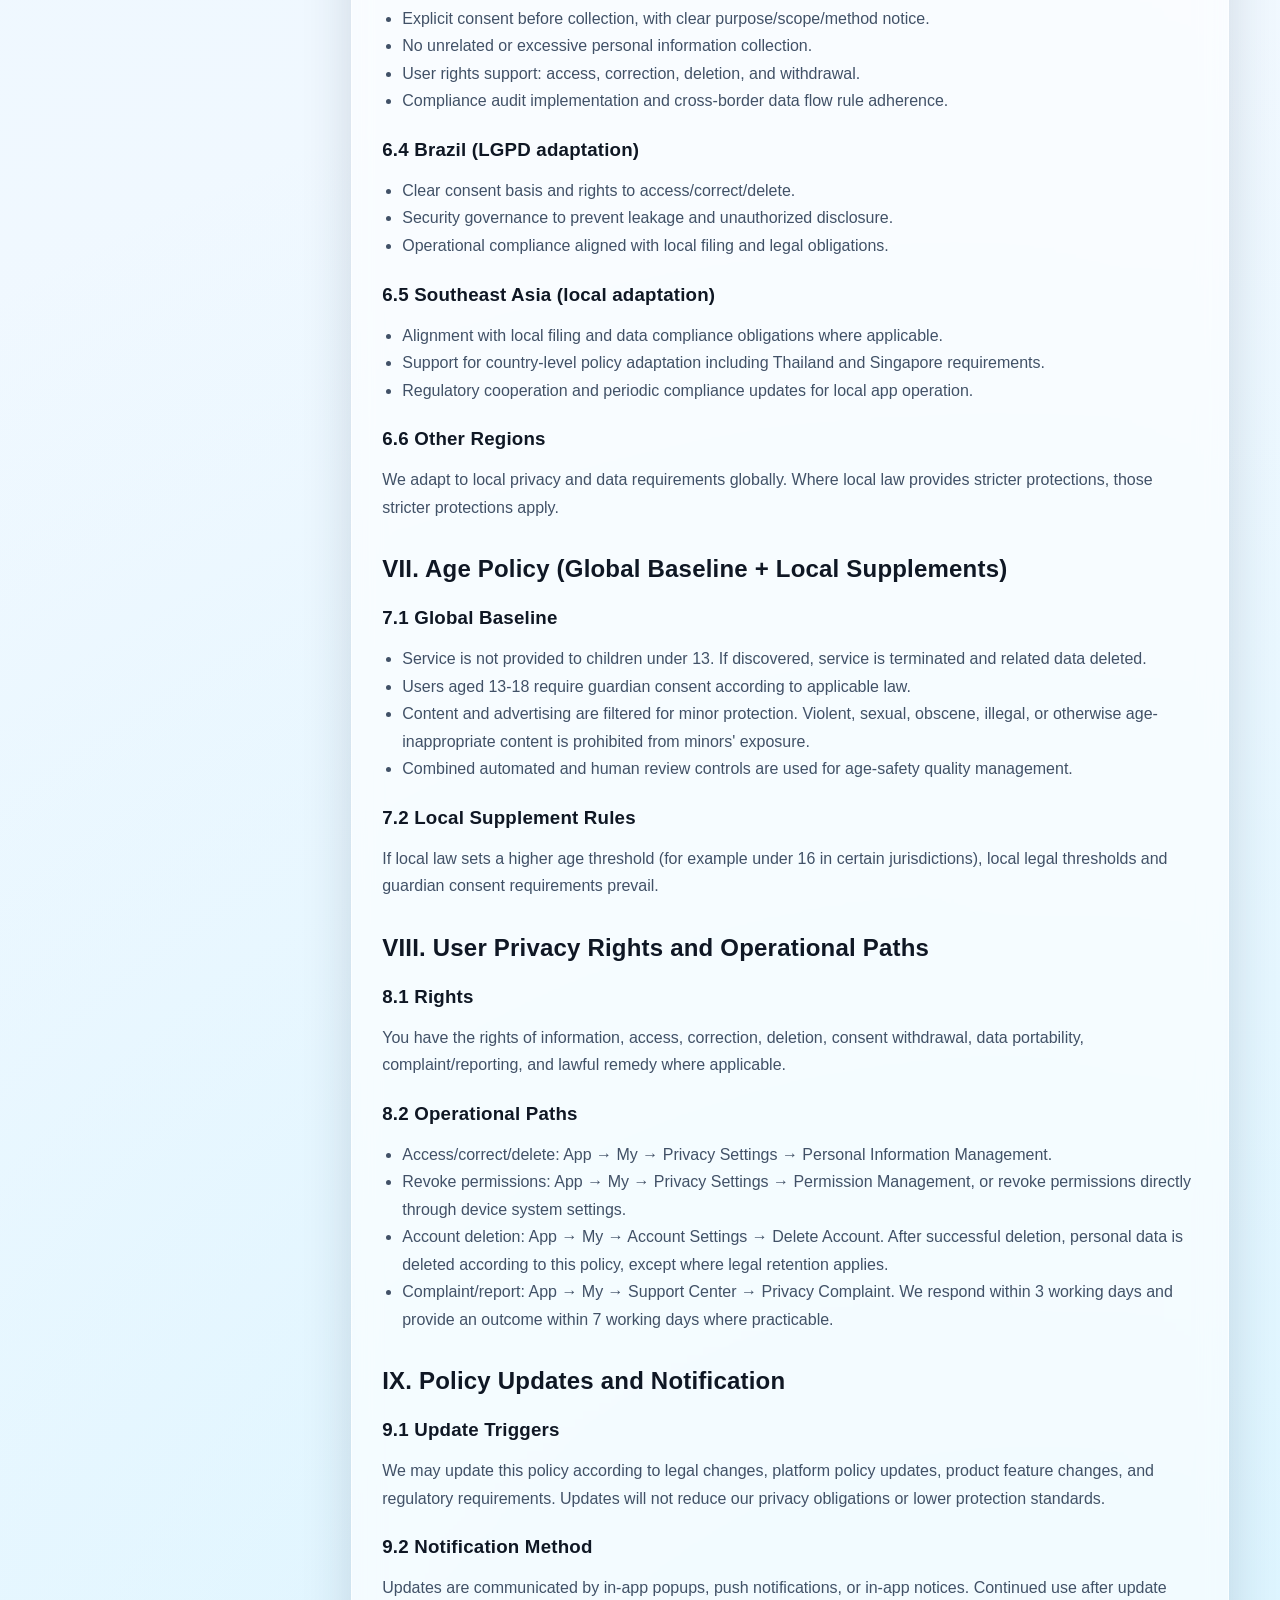
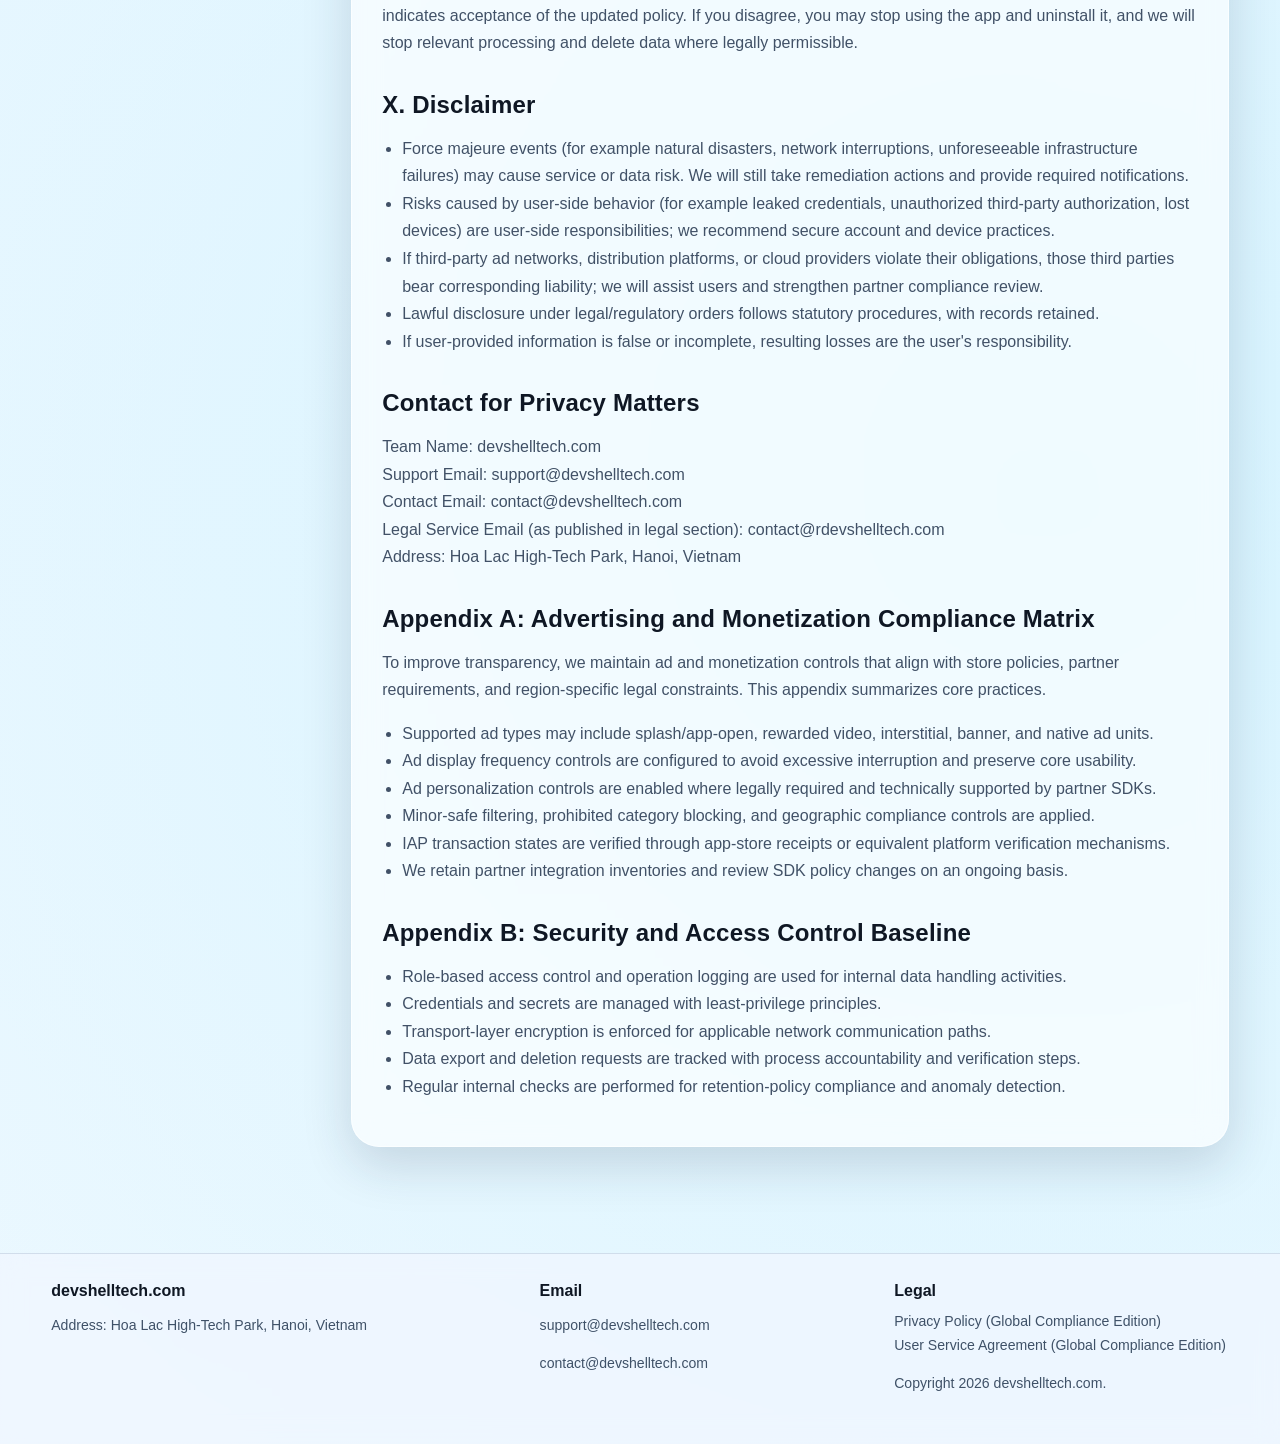
<file: privacy-policy.html>
<!DOCTYPE html>
<html lang="en" class="bg-orbs">
<head>
  <meta charset="UTF-8">
  <meta http-equiv="X-UA-Compatible" content="IE=edge">
  <meta name="viewport" content="width=device-width, initial-scale=1.0">
  <title>Privacy Policy (Global Compliance Edition) | devshelltech.com</title>
  <meta name="description" content="Complete global privacy policy for devshelltech app products, including app-store publication, IAA/IAP monetization, age policy, and country-level legal adaptation.">
  <meta name="robots" content="index,follow,max-image-preview:large,max-snippet:-1,max-video-preview:-1">
  <link rel="canonical" href="https://devshelltech.com/privacy-policy.html">
  <link rel="alternate" hreflang="en" href="https://devshelltech.com/privacy-policy.html">
  <link rel="stylesheet" href="css/styles.css">
  <script defer src="js/main.js"></script>
</head>
<body class="legal-page">
  <header class="site-header">
    <div class="container header-inner">
      <a class="brand" href="index.html"><img src="images/logo.svg" alt="devshelltech logo"><span>devshelltech.com</span></a>
      <nav class="desktop-nav" aria-label="Primary navigation">
        <a data-nav-link href="index.html">Home</a>
        <a data-nav-link href="services.html">Services</a>
        <a data-nav-link href="culture.html">Culture</a>
        <a data-nav-link href="news.html">News</a>
        <a data-nav-link href="contact.html">Contact</a>
      </nav>
      <button class="menu-btn" data-menu-button aria-expanded="false" aria-controls="mobileMenu" aria-label="Open menu">☰</button>
    </div>
    <div class="mobile-panel" id="mobileMenu" data-mobile-panel>
      <div class="container mobile-nav">
        <a data-nav-link href="index.html">Home</a>
        <a data-nav-link href="services.html">Services</a>
        <a data-nav-link href="culture.html">Culture</a>
        <a data-nav-link href="news.html">News</a>
        <a data-nav-link href="contact.html">Contact</a>
      </div>
    </div>
  </header>

  <main class="section">
    <div class="container">
      <div class="section-heading legal-intro reveal">
        <span class="eyebrow">Legal Document</span>
        <h1>Privacy Policy (Global Compliance Edition)</h1>
        <p class="lead">
          This policy is part one of the "Privacy Policy and User Service Agreement (Global Compliance Upgrade Edition)".
          It applies to all users who download, install, and use app products published by our R&D team through APPstore,
          Google Play, and other compliant distribution channels.
        </p>
      </div>

      <div class="legal-layout">
        <aside class="glass legal-nav reveal">
          <a href="#sec-1">I. Policy Principles</a>
          <a href="#sec-2">II. Information Collection Scope</a>
          <a href="#sec-3">III. Purposes of Use</a>
          <a href="#sec-4">IV. Storage and Security</a>
          <a href="#sec-5">V. Transfer and Disclosure</a>
          <a href="#sec-6">VI. Region-Specific Adaptation</a>
          <a href="#sec-7">VII. Age Policy</a>
          <a href="#sec-8">VIII. User Rights and Paths</a>
          <a href="#sec-9">IX. Updates and Notices</a>
          <a href="#sec-10">X. Disclaimer</a>
        </aside>

        <article class="glass long-text reveal">
          <p>
            This agreement is concluded between us ("R&D Team", "we", "our") and you ("user", "you"). Our app products
            adopt a dual monetization model of IAA (in-app advertising monetization) and IAP (in-app purchases), and operate
            under applicable privacy, minor protection, and data security laws globally, together with platform governance
            requirements from APPstore, Google Play, and compliant monetization partners.
          </p>

          <h2 id="sec-1">I. Policy Principles</h2>
          <h3>1.1 Purpose and Legal Basis</h3>
          <p>
            This Privacy Policy explains, in a transparent and specific manner, the scope, methods, and core purposes of
            personal information collection, use, storage, transmission, and disclosure. We follow the principles of legality,
            legitimacy, necessity, and good faith. We align with major frameworks including, but not limited to, the Personal
            Information Protection Law of the People's Republic of China (PIPL), the EU General Data Protection Regulation (GDPR),
            the California Consumer Privacy Act and California Privacy Rights Act (CCPA/CPRA), the Brazilian General Data
            Protection Law (LGPD), platform review standards of APPstore and Google Play, and relevant technical guidance such
            as GBT35273-2020. We do not collect unrelated data, and we do not abuse or disclose user data unlawfully.
          </p>
          <h3>1.2 Global Coverage and Priority Rule</h3>
          <p>
            This policy covers all global users. Region-specific adaptation terms are provided in this document. Where local law
            in your jurisdiction imposes stricter requirements, local law and relevant app-platform rules shall prevail.
          </p>
          <h3>1.3 Your Rights and Explicit Consent</h3>
          <p>
            You have the right to access, correct, and delete personal information, withdraw consent, and request anonymization.
            We provide efficient operation paths. Consent prompts are displayed without pre-checked boxes. Collection and related
            processing start only after your active confirmation.
          </p>

          <h2 id="sec-2">II. Scope and Methods of Personal Information Collection</h2>
          <h3>2.1 Core Necessary Information (required for core functionality)</h3>
          <ul>
            <li>
              Device information: including but not limited to device model, OS version, anonymized device identifiers
              (such as IMEI, IDFA, Android ID), MAC address, screen resolution, and network type (Wi-Fi/mobile).
              Purposes include compatibility, core operation, troubleshooting, and security. Collection follows the
              minimum-necessary principle required by APPstore and Google Play.
            </li>
            <li>
              App usage information: including but not limited to feature modules used, usage duration, operation logs,
              and preference patterns. Used for product optimization, UX enhancement, optional personalized recommendations,
              and monetization statistics. Collection strictly follows data minimization.
            </li>
          </ul>

          <h3>2.2 Optional Information (you may choose to provide)</h3>
          <ul>
            <li>
              Identity and contact information: name, email, phone number. Used only for account registration,
              password recovery, IAP verification, and customer support communication. Anonymous use is supported where
              technically feasible.
            </li>
            <li>
              Location information: collected only for scenario-specific features after your explicit permission.
              You can revoke permission in device settings at any time. We do not continuously track real-time location
              beyond explicit scenario needs.
            </li>
            <li>
              Album/file permissions: used only for user-initiated save/upload functions. Access is permission-based,
              revocable at any time, and limited to user-selected content. We do not access files that you did not
              actively choose to provide.
            </li>
          </ul>

          <h3>2.3 Third-Party Information Collection (monetization and distribution adaptation)</h3>
          <p>
            For IAA monetization, we may integrate compliant ad/mediation platforms, including but not limited to:
            Google AdMob, Google Ad Manager, AppLovin MAX, Unity Ads, ironSource LevelPlay, Meta Audience Network,
            Mintegral, Pangle, Liftoff/Vungle, Chartboost, InMobi, Moloco, Smaato, Start.io, and other compliant networks.
            These providers may collect device and usage signals and ad interaction events for ad delivery, frequency control,
            anti-fraud, measurement, and optimization according to their own policies and applicable laws.
          </p>
          <p>
            For IAP monetization, payment information is processed by APPstore, Google Play, or other compliant stores.
            We do not directly obtain your full payment credentials. We receive only transaction verification data necessary
            to activate purchase entitlements and maintain order integrity.
          </p>
          <p>
            Typical ad formats in our apps may include splash ads, rewarded video ads, interstitial ads, banner ads,
            native ads, and app-open ads, all implemented under applicable policy constraints, age suitability requirements,
            and user transparency obligations.
          </p>

          <h3>2.4 Collection Methods and Consent Integrity</h3>
          <p>
            Collection occurs through your explicit authorization and manual operations (for example registration, upload,
            check-in) or automated collection strictly limited to necessary technical data. We do not collect data via hidden,
            deceptive, or coercive means. Before collection, we disclose purpose, scope, method, and retention period.
            We do not use default consent, forced consent, or bundled unauthorized processing.
          </p>

          <h2 id="sec-3">III. Purposes and Scope of Use</h2>
          <h3>3.1 Core Service Purpose</h3>
          <p>
            To provide full product functionality, ensure stable operation, diagnose faults, improve product quality,
            and serve your daily productivity and lifestyle scenarios. We do not use personal information for unrelated purposes.
          </p>
          <h3>3.2 Monetization-Related Use</h3>
          <p>
            IAA: ad delivery and ad performance analytics, with optional ad personalization controls where supported.
            IAP: purchase validation, order lookup, and entitlement management. Processing is performed in compliance with
            Apple ATT-related expectations, Android privacy requirements, and partner policy obligations.
          </p>
          <h3>3.3 Optimization and Security Use</h3>
          <p>
            We analyze product interaction data to improve interface layout and flow efficiency. We detect abnormal logins,
            malicious abuse, fraud patterns, and cheating behavior to protect accounts, data, and ecosystem integrity.
          </p>
          <h3>3.4 Compliance and Audit Use</h3>
          <p>
            We may retain necessary records to satisfy legal requirements, platform compliance review, and regulatory audits,
            including internal personal information protection compliance audit obligations.
          </p>
          <h3>3.5 Prohibited Uses</h3>
          <p>
            We do not sell, rent, or lend your personal information to third parties except where required for lawful
            app distribution, compliant monetization operations, or legally binding regulatory processes. We do not process
            data for unlawful purposes.
          </p>

          <h2 id="sec-4">IV. Storage and Data Security Safeguards</h2>
          <h3>4.1 Storage Location</h3>
          <p>
            We follow a local-storage-priority principle with optional cloud backup where enabled by you. By default,
            information is stored on your device. If cloud backup is enabled, data is stored in compliant data centers,
            regionally adapted to legal requirements (for example EU data localization obligations under GDPR for EU users).
          </p>
          <h3>4.2 Retention Period</h3>
          <p>
            We retain personal information only for the reasonable period necessary for the stated purposes. After expiry,
            data is anonymized or deleted. You may delete data manually at any time. If you delete your account, we delete
            your personal information within 15 working days unless legal retention obligations apply.
          </p>
          <h3>4.3 Security Controls</h3>
          <p>
            We apply industry-standard safeguards including encrypted storage (for example AES-256), encrypted transport
            (HTTPS/TLS), access control, operation logging, and security audit workflows. We maintain data governance procedures,
            conduct regular risk assessments, and impose confidentiality obligations on personnel and service providers.
            Security governance references ISO27001 and ISO27701 control models and relevant app privacy practice guidance.
          </p>
          <h3>4.4 Data Breach Response</h3>
          <p>
            In the event of a personal information breach, we activate incident response immediately, implement containment and
            remediation, and where required by law notify affected users and regulators within required timelines (including
            72-hour reporting obligations in applicable jurisdictions). We provide cause analysis, mitigation details,
            and prevention measures, and cooperate with regulatory investigation.
          </p>

          <h2 id="sec-5">V. Personal Information Transfer and Disclosure</h2>
          <h3>5.1 Transfer Scope</h3>
          <p>
            Transfers are limited to necessary flows among our app products, compliant servers, monetization partners,
            and app distribution platforms. Data transfer is encrypted and restricted to minimum necessary scope.
          </p>
          <h3>5.2 Disclosure Scenarios</h3>
          <ul>
            <li>Disclosure with your explicit consent (for example authorized third-party login or sharing).</li>
            <li>
              Disclosure to compliant monetization partners and app stores only to the extent needed for monetization,
              listing, anti-fraud, and transaction verification.
            </li>
            <li>Disclosure required by law, court order, law enforcement, or administrative regulators under due process.</li>
            <li>
              Disclosure in reasonable necessity to protect rights, service order, or anti-abuse needs, such as account theft,
              malicious order manipulation, or fraud prevention.
            </li>
          </ul>
          <h3>5.3 Cross-Border Transfers</h3>
          <p>
            Where cross-border transfer applies, we follow applicable transfer frameworks and safeguards, including adequacy,
            standard contractual clauses, certification mechanisms, security assessment obligations, and region-specific filing
            requirements where applicable. We do not transfer data to unqualified destinations in violation of law.
          </p>

          <h2 id="sec-6">VI. Country/Region-Specific Adaptation Clauses</h2>
          <h3>6.1 European Union (GDPR adaptation)</h3>
          <ul>
            <li>Rights coverage: information, access, rectification, erasure, withdrawal, and portability.</li>
            <li>DPO governance and 72-hour breach notification mechanisms where required.</li>
            <li>EU user data localization and lawful transfer safeguards.</li>
            <li>Cooperation with EU supervisory authorities.</li>
          </ul>
          <h3>6.2 United States (CCPA/CPRA + COPPA adaptation)</h3>
          <ul>
            <li>Rights to know collected/used data categories and request deletion.</li>
            <li>Rights to opt out of targeted advertising where required by law.</li>
            <li>Explicit "Do Not Sell or Share Personal Information" handling where applicable.</li>
            <li>Strict COPPA compliance, including no personal data processing for children under 13.</li>
          </ul>
          <h3>6.3 China (PIPL + data flow regulations + GBT35273-2020 adaptation)</h3>
          <ul>
            <li>Explicit consent before collection, with clear purpose/scope/method notice.</li>
            <li>No unrelated or excessive personal information collection.</li>
            <li>User rights support: access, correction, deletion, and withdrawal.</li>
            <li>Compliance audit implementation and cross-border data flow rule adherence.</li>
          </ul>
          <h3>6.4 Brazil (LGPD adaptation)</h3>
          <ul>
            <li>Clear consent basis and rights to access/correct/delete.</li>
            <li>Security governance to prevent leakage and unauthorized disclosure.</li>
            <li>Operational compliance aligned with local filing and legal obligations.</li>
          </ul>
          <h3>6.5 Southeast Asia (local adaptation)</h3>
          <ul>
            <li>Alignment with local filing and data compliance obligations where applicable.</li>
            <li>Support for country-level policy adaptation including Thailand and Singapore requirements.</li>
            <li>Regulatory cooperation and periodic compliance updates for local app operation.</li>
          </ul>
          <h3>6.6 Other Regions</h3>
          <p>
            We adapt to local privacy and data requirements globally. Where local law provides stricter protections,
            those stricter protections apply.
          </p>

          <h2 id="sec-7">VII. Age Policy (Global Baseline + Local Supplements)</h2>
          <h3>7.1 Global Baseline</h3>
          <ul>
            <li>Service is not provided to children under 13. If discovered, service is terminated and related data deleted.</li>
            <li>Users aged 13-18 require guardian consent according to applicable law.</li>
            <li>
              Content and advertising are filtered for minor protection. Violent, sexual, obscene, illegal, or otherwise
              age-inappropriate content is prohibited from minors' exposure.
            </li>
            <li>Combined automated and human review controls are used for age-safety quality management.</li>
          </ul>
          <h3>7.2 Local Supplement Rules</h3>
          <p>
            If local law sets a higher age threshold (for example under 16 in certain jurisdictions), local legal thresholds
            and guardian consent requirements prevail.
          </p>

          <h2 id="sec-8">VIII. User Privacy Rights and Operational Paths</h2>
          <h3>8.1 Rights</h3>
          <p>
            You have the rights of information, access, correction, deletion, consent withdrawal, data portability,
            complaint/reporting, and lawful remedy where applicable.
          </p>
          <h3>8.2 Operational Paths</h3>
          <ul>
            <li>
              Access/correct/delete: App &rarr; My &rarr; Privacy Settings &rarr; Personal Information Management.
            </li>
            <li>
              Revoke permissions: App &rarr; My &rarr; Privacy Settings &rarr; Permission Management, or revoke permissions
              directly through device system settings.
            </li>
            <li>
              Account deletion: App &rarr; My &rarr; Account Settings &rarr; Delete Account. After successful deletion,
              personal data is deleted according to this policy, except where legal retention applies.
            </li>
            <li>
              Complaint/report: App &rarr; My &rarr; Support Center &rarr; Privacy Complaint. We respond within 3 working days
              and provide an outcome within 7 working days where practicable.
            </li>
          </ul>

          <h2 id="sec-9">IX. Policy Updates and Notification</h2>
          <h3>9.1 Update Triggers</h3>
          <p>
            We may update this policy according to legal changes, platform policy updates, product feature changes,
            and regulatory requirements. Updates will not reduce our privacy obligations or lower protection standards.
          </p>
          <h3>9.2 Notification Method</h3>
          <p>
            Updates are communicated by in-app popups, push notifications, or in-app notices. Continued use after update
            indicates acceptance of the updated policy. If you disagree, you may stop using the app and uninstall it,
            and we will stop relevant processing and delete data where legally permissible.
          </p>

          <h2 id="sec-10">X. Disclaimer</h2>
          <ul>
            <li>
              Force majeure events (for example natural disasters, network interruptions, unforeseeable infrastructure failures)
              may cause service or data risk. We will still take remediation actions and provide required notifications.
            </li>
            <li>
              Risks caused by user-side behavior (for example leaked credentials, unauthorized third-party authorization,
              lost devices) are user-side responsibilities; we recommend secure account and device practices.
            </li>
            <li>
              If third-party ad networks, distribution platforms, or cloud providers violate their obligations, those third
              parties bear corresponding liability; we will assist users and strengthen partner compliance review.
            </li>
            <li>
              Lawful disclosure under legal/regulatory orders follows statutory procedures, with records retained.
            </li>
            <li>
              If user-provided information is false or incomplete, resulting losses are the user's responsibility.
            </li>
          </ul>

          <h2>Contact for Privacy Matters</h2>
          <p>
            Team Name: devshelltech.com<br>
            Support Email: support@devshelltech.com<br>
            Contact Email: contact@devshelltech.com<br>
            Legal Service Email (as published in legal section): contact@rdevshelltech.com<br>
            Address: Hoa Lac High-Tech Park, Hanoi, Vietnam
          </p>

          <h2>Appendix A: Advertising and Monetization Compliance Matrix</h2>
          <p>
            To improve transparency, we maintain ad and monetization controls that align with store policies,
            partner requirements, and region-specific legal constraints. This appendix summarizes core practices.
          </p>
          <ul>
            <li>Supported ad types may include splash/app-open, rewarded video, interstitial, banner, and native ad units.</li>
            <li>Ad display frequency controls are configured to avoid excessive interruption and preserve core usability.</li>
            <li>Ad personalization controls are enabled where legally required and technically supported by partner SDKs.</li>
            <li>Minor-safe filtering, prohibited category blocking, and geographic compliance controls are applied.</li>
            <li>IAP transaction states are verified through app-store receipts or equivalent platform verification mechanisms.</li>
            <li>We retain partner integration inventories and review SDK policy changes on an ongoing basis.</li>
          </ul>

          <h2>Appendix B: Security and Access Control Baseline</h2>
          <ul>
            <li>Role-based access control and operation logging are used for internal data handling activities.</li>
            <li>Credentials and secrets are managed with least-privilege principles.</li>
            <li>Transport-layer encryption is enforced for applicable network communication paths.</li>
            <li>Data export and deletion requests are tracked with process accountability and verification steps.</li>
            <li>Regular internal checks are performed for retention-policy compliance and anomaly detection.</li>
          </ul>
        </article>
      </div>
    </div>
  </main>

  <footer class="site-footer">
    <div class="container footer-grid">
      <div class="footer-col">
        <h4>devshelltech.com</h4>
        <p class="small">Address: Hoa Lac High-Tech Park, Hanoi, Vietnam</p>
      </div>
      <div class="footer-col">
        <h4>Email</h4>
        <p class="small">support@devshelltech.com</p>
        <p class="small">contact@devshelltech.com</p>
      </div>
      <div class="footer-col">
        <h4>Legal</h4>
        <a class="small" href="privacy-policy.html">Privacy Policy (Global Compliance Edition)</a><br>
        <a class="small" href="terms-of-service.html">User Service Agreement (Global Compliance Edition)</a>
        <p class="small">Copyright <span data-year></span> devshelltech.com.</p>
      </div>
    </div>
  </footer>
</body>
</html>
</file>
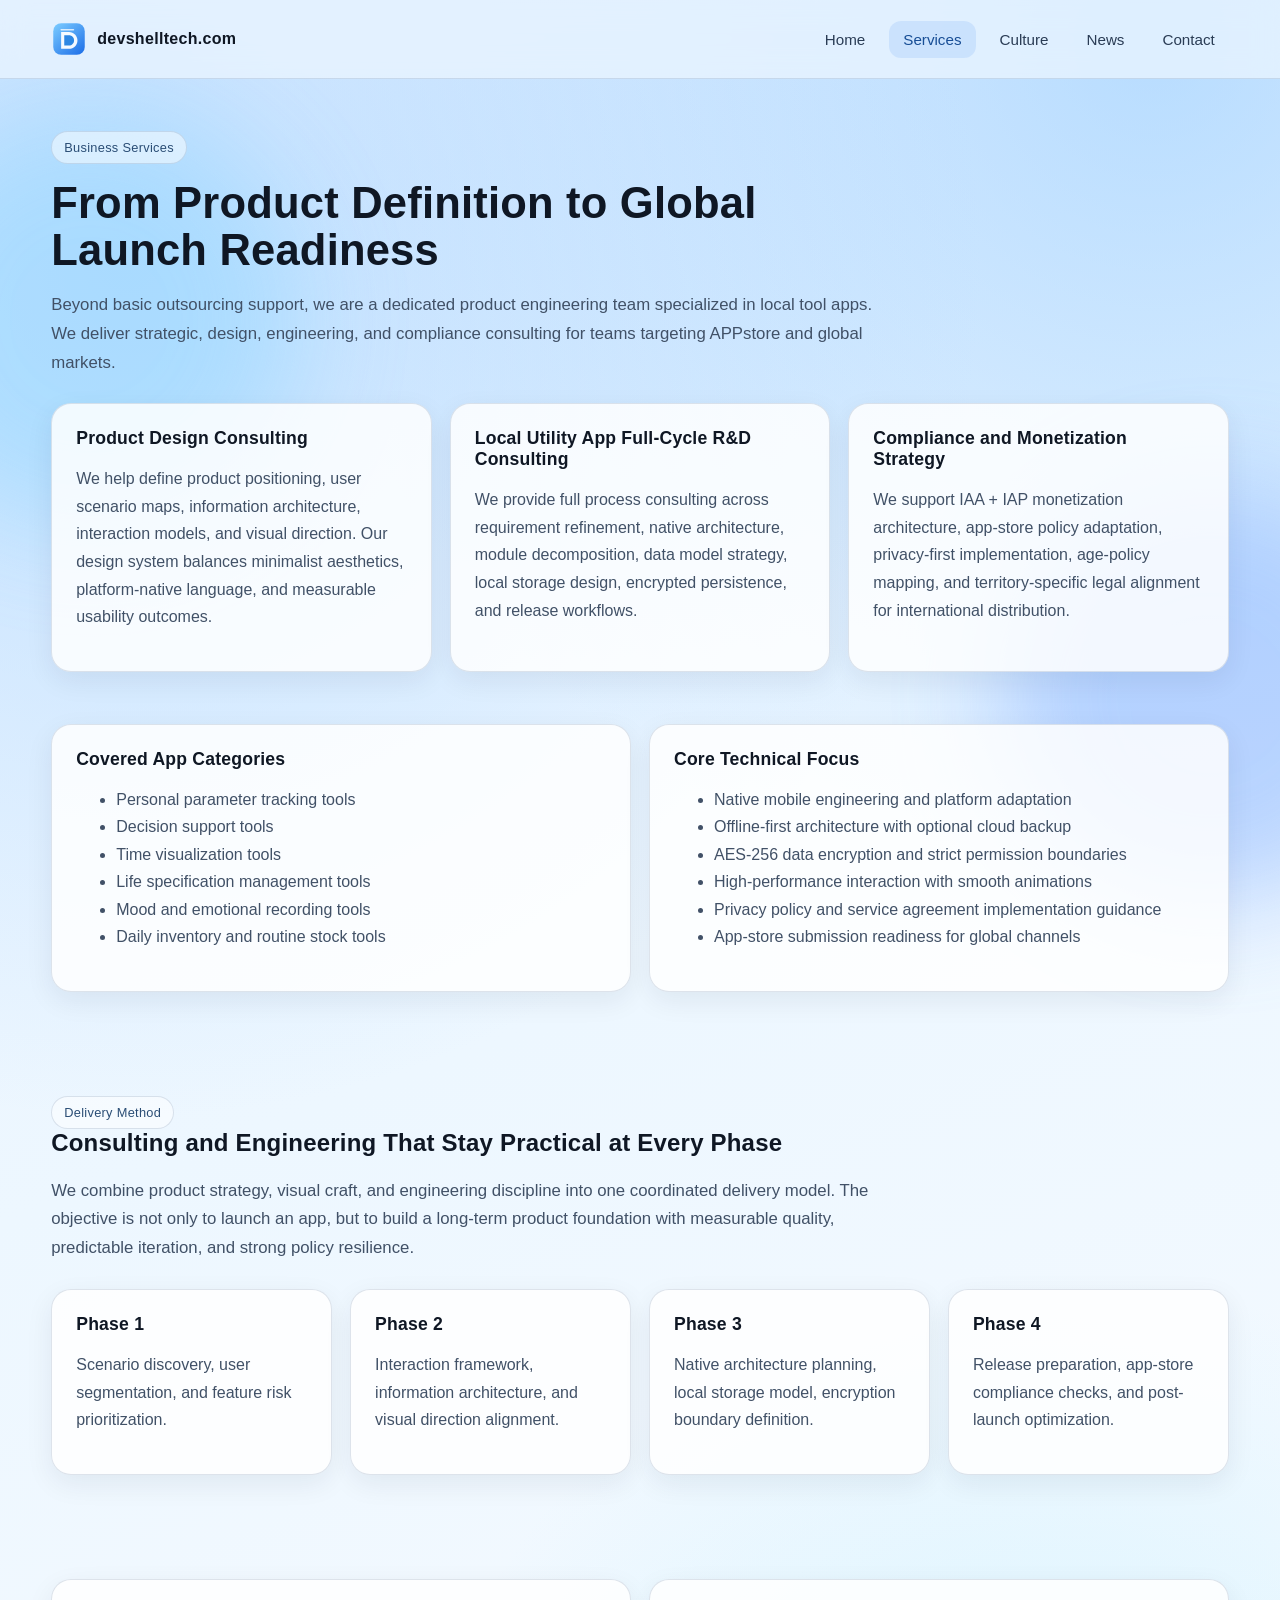
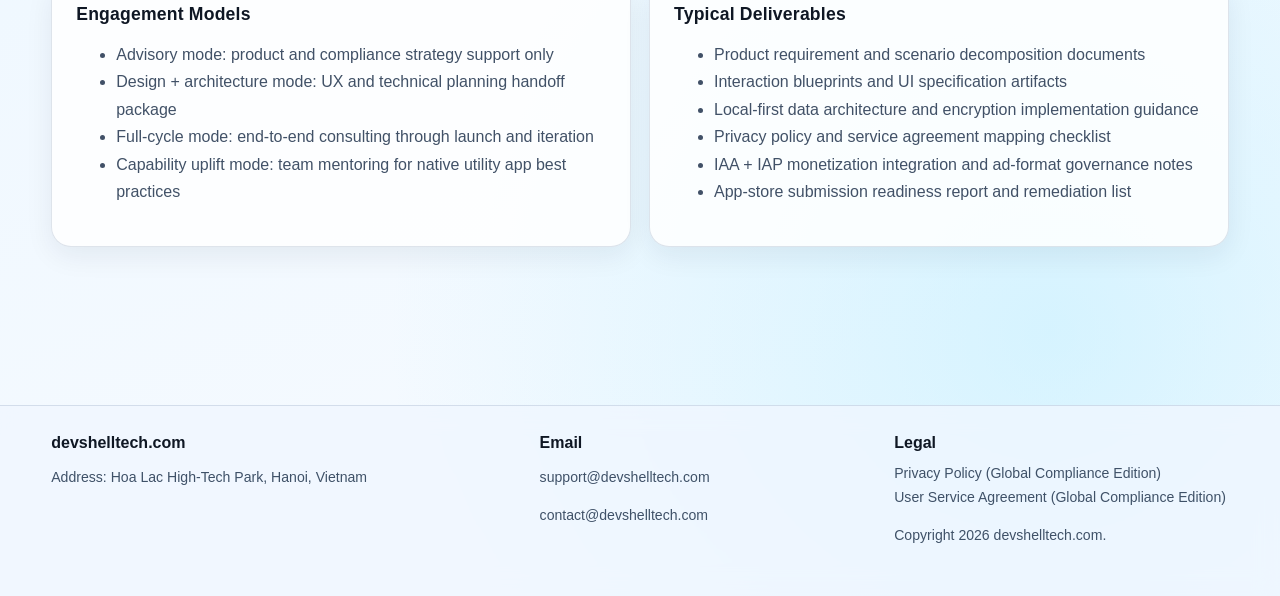
<file: services.html>
<!DOCTYPE html>
<html lang="en" class="bg-orbs">
<head>
  <meta charset="UTF-8">
  <meta http-equiv="X-UA-Compatible" content="IE=edge">
  <meta name="viewport" content="width=device-width, initial-scale=1.0">
  <title>Services | devshelltech.com</title>
  <meta name="description" content="Product design consulting, local utility app full-cycle R&D consulting, and privacy-first native product engineering services for international teams.">
  <meta name="robots" content="index,follow,max-image-preview:large,max-snippet:-1,max-video-preview:-1">
  <link rel="canonical" href="https://devshelltech.com/services.html">
  <link rel="alternate" hreflang="en" href="https://devshelltech.com/services.html">
  <link rel="stylesheet" href="css/styles.css">
  <script defer src="js/main.js"></script>
  <script type="application/ld+json">
  {
    "@context": "https://schema.org",
    "@type": "Service",
    "serviceType": "Local Utility App Product Design and R&D Consulting",
    "provider": {
      "@type": "Organization",
      "name": "devshelltech.com"
    },
    "areaServed": ["North America", "Europe"]
  }
  </script>
</head>
<body>
  <header class="site-header">
    <div class="container header-inner">
      <a class="brand" href="index.html"><img src="images/logo.svg" alt="devshelltech logo"><span>devshelltech.com</span></a>
      <nav class="desktop-nav" aria-label="Primary navigation">
        <a data-nav-link href="index.html">Home</a>
        <a data-nav-link href="services.html">Services</a>
        <a data-nav-link href="culture.html">Culture</a>
        <a data-nav-link href="news.html">News</a>
        <a data-nav-link href="contact.html">Contact</a>
      </nav>
      <button class="menu-btn" data-menu-button aria-expanded="false" aria-controls="mobileMenu" aria-label="Open menu">☰</button>
    </div>
    <div class="mobile-panel" id="mobileMenu" data-mobile-panel>
      <div class="container mobile-nav">
        <a data-nav-link href="index.html">Home</a>
        <a data-nav-link href="services.html">Services</a>
        <a data-nav-link href="culture.html">Culture</a>
        <a data-nav-link href="news.html">News</a>
        <a data-nav-link href="contact.html">Contact</a>
      </div>
    </div>
  </header>

  <main class="section">
    <div class="container">
      <div class="section-heading reveal">
        <span class="eyebrow">Business Services</span>
        <h1>From Product Definition to Global Launch Readiness</h1>
        <p class="lead">
          Beyond basic outsourcing support, we are a dedicated product engineering team specialized in local tool apps.
          We deliver strategic, design, engineering, and compliance consulting for teams targeting APPstore and global markets.
        </p>
      </div>

      <div class="grid-3">
        <article class="card reveal">
          <h3>Product Design Consulting</h3>
          <p>
            We help define product positioning, user scenario maps, information architecture, interaction models,
            and visual direction. Our design system balances minimalist aesthetics, platform-native language, and
            measurable usability outcomes.
          </p>
        </article>
        <article class="card reveal">
          <h3>Local Utility App Full-Cycle R&D Consulting</h3>
          <p>
            We provide full process consulting across requirement refinement, native architecture, module decomposition,
            data model strategy, local storage design, encrypted persistence, and release workflows.
          </p>
        </article>
        <article class="card reveal">
          <h3>Compliance and Monetization Strategy</h3>
          <p>
            We support IAA + IAP monetization architecture, app-store policy adaptation, privacy-first implementation,
            age-policy mapping, and territory-specific legal alignment for international distribution.
          </p>
        </article>
      </div>

      <section class="section">
        <div class="grid-2">
          <article class="card reveal">
            <h3>Covered App Categories</h3>
            <ul>
              <li>Personal parameter tracking tools</li>
              <li>Decision support tools</li>
              <li>Time visualization tools</li>
              <li>Life specification management tools</li>
              <li>Mood and emotional recording tools</li>
              <li>Daily inventory and routine stock tools</li>
            </ul>
          </article>
          <article class="card reveal">
            <h3>Core Technical Focus</h3>
            <ul>
              <li>Native mobile engineering and platform adaptation</li>
              <li>Offline-first architecture with optional cloud backup</li>
              <li>AES-256 data encryption and strict permission boundaries</li>
              <li>High-performance interaction with smooth animations</li>
              <li>Privacy policy and service agreement implementation guidance</li>
              <li>App-store submission readiness for global channels</li>
            </ul>
          </article>
        </div>
      </section>

      <section class="section">
        <div class="section-heading reveal">
          <span class="eyebrow">Delivery Method</span>
          <h2>Consulting and Engineering That Stay Practical at Every Phase</h2>
          <p class="lead">
            We combine product strategy, visual craft, and engineering discipline into one coordinated delivery model.
            The objective is not only to launch an app, but to build a long-term product foundation with measurable quality,
            predictable iteration, and strong policy resilience.
          </p>
        </div>
        <div class="grid-4">
          <article class="card reveal">
            <h3>Phase 1</h3>
            <p>Scenario discovery, user segmentation, and feature risk prioritization.</p>
          </article>
          <article class="card reveal">
            <h3>Phase 2</h3>
            <p>Interaction framework, information architecture, and visual direction alignment.</p>
          </article>
          <article class="card reveal">
            <h3>Phase 3</h3>
            <p>Native architecture planning, local storage model, encryption boundary definition.</p>
          </article>
          <article class="card reveal">
            <h3>Phase 4</h3>
            <p>Release preparation, app-store compliance checks, and post-launch optimization.</p>
          </article>
        </div>
      </section>

      <section class="section">
        <div class="grid-2">
          <article class="card reveal">
            <h3>Engagement Models</h3>
            <ul>
              <li>Advisory mode: product and compliance strategy support only</li>
              <li>Design + architecture mode: UX and technical planning handoff package</li>
              <li>Full-cycle mode: end-to-end consulting through launch and iteration</li>
              <li>Capability uplift mode: team mentoring for native utility app best practices</li>
            </ul>
          </article>
          <article class="card reveal">
            <h3>Typical Deliverables</h3>
            <ul>
              <li>Product requirement and scenario decomposition documents</li>
              <li>Interaction blueprints and UI specification artifacts</li>
              <li>Local-first data architecture and encryption implementation guidance</li>
              <li>Privacy policy and service agreement mapping checklist</li>
              <li>IAA + IAP monetization integration and ad-format governance notes</li>
              <li>App-store submission readiness report and remediation list</li>
            </ul>
          </article>
        </div>
      </section>
    </div>
  </main>

  <footer class="site-footer">
    <div class="container footer-grid">
      <div class="footer-col">
        <h4>devshelltech.com</h4>
        <p class="small">Address: Hoa Lac High-Tech Park, Hanoi, Vietnam</p>
      </div>
      <div class="footer-col">
        <h4>Email</h4>
        <p class="small">support@devshelltech.com</p>
        <p class="small">contact@devshelltech.com</p>
      </div>
      <div class="footer-col">
        <h4>Legal</h4>
        <a class="small" href="privacy-policy.html">Privacy Policy (Global Compliance Edition)</a><br>
        <a class="small" href="terms-of-service.html">User Service Agreement (Global Compliance Edition)</a>
        <p class="small">Copyright <span data-year></span> devshelltech.com.</p>
      </div>
    </div>
  </footer>
</body>
</html>
</file>
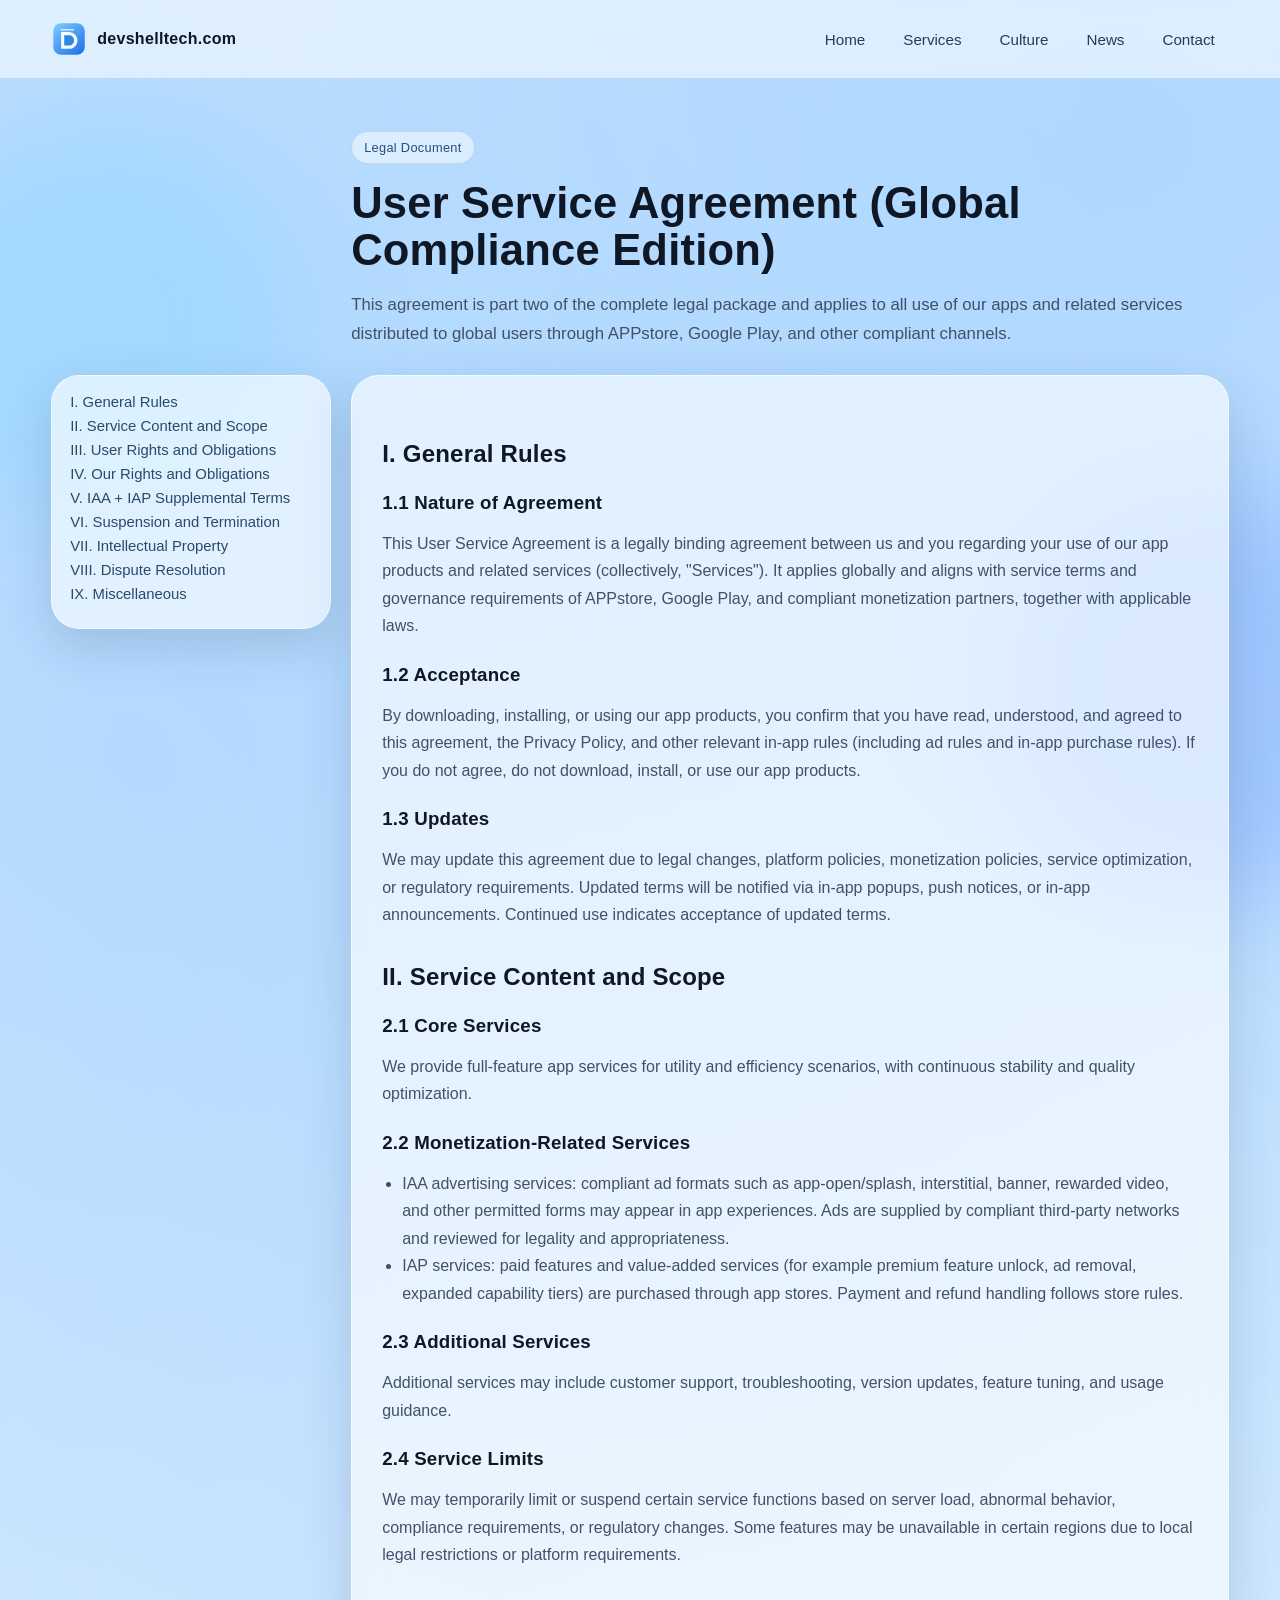
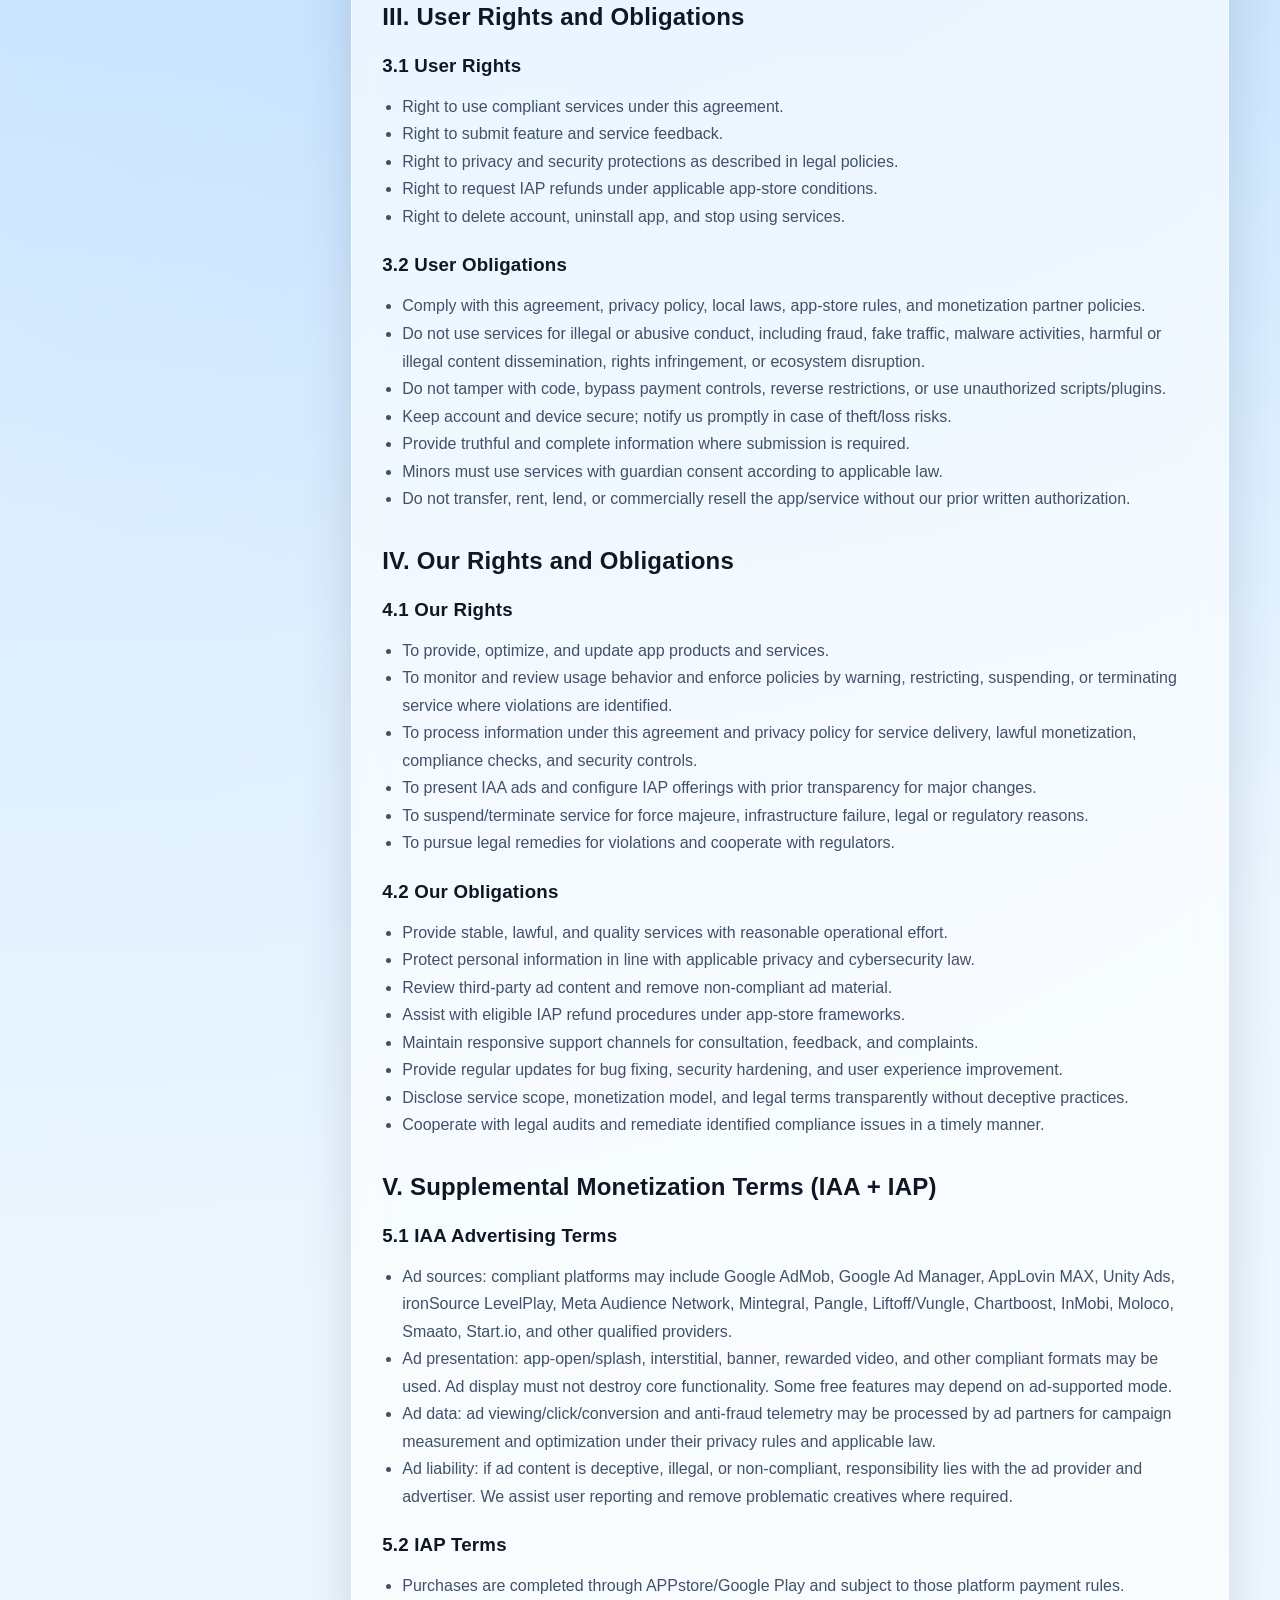
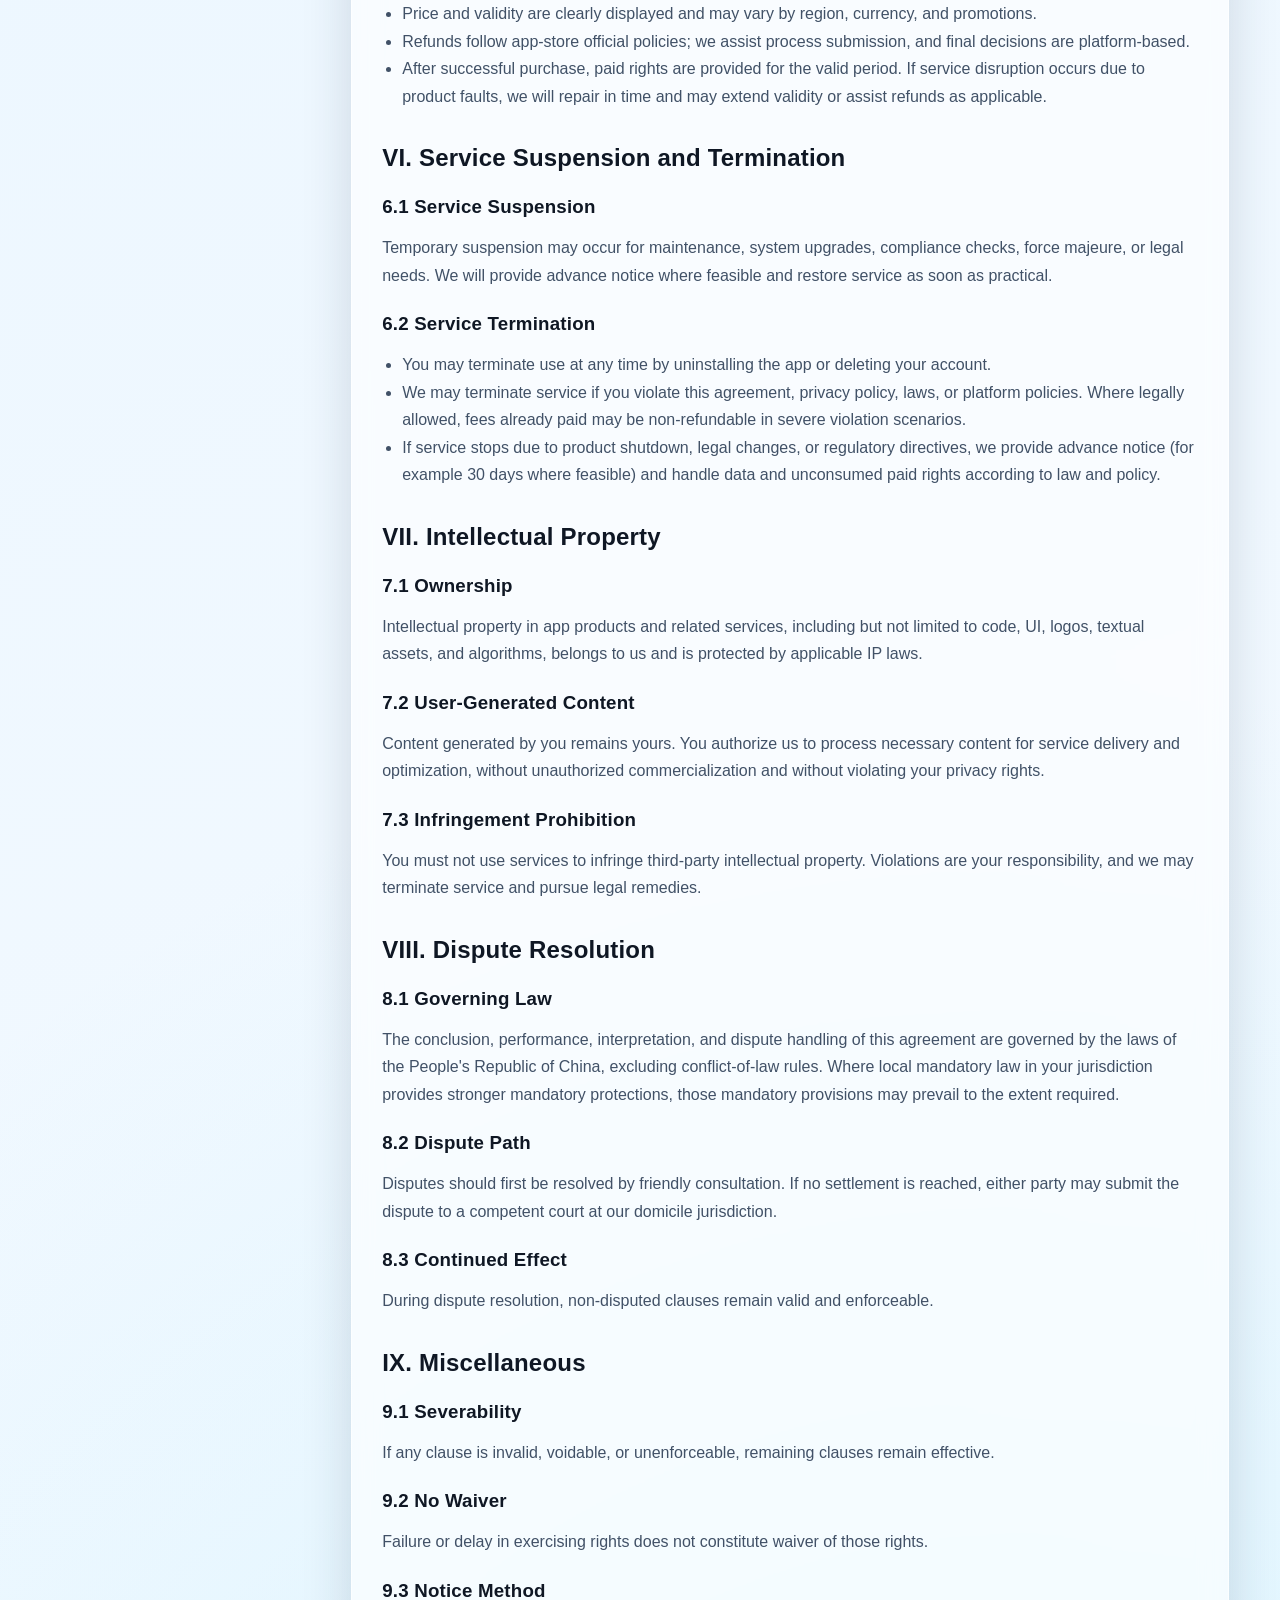
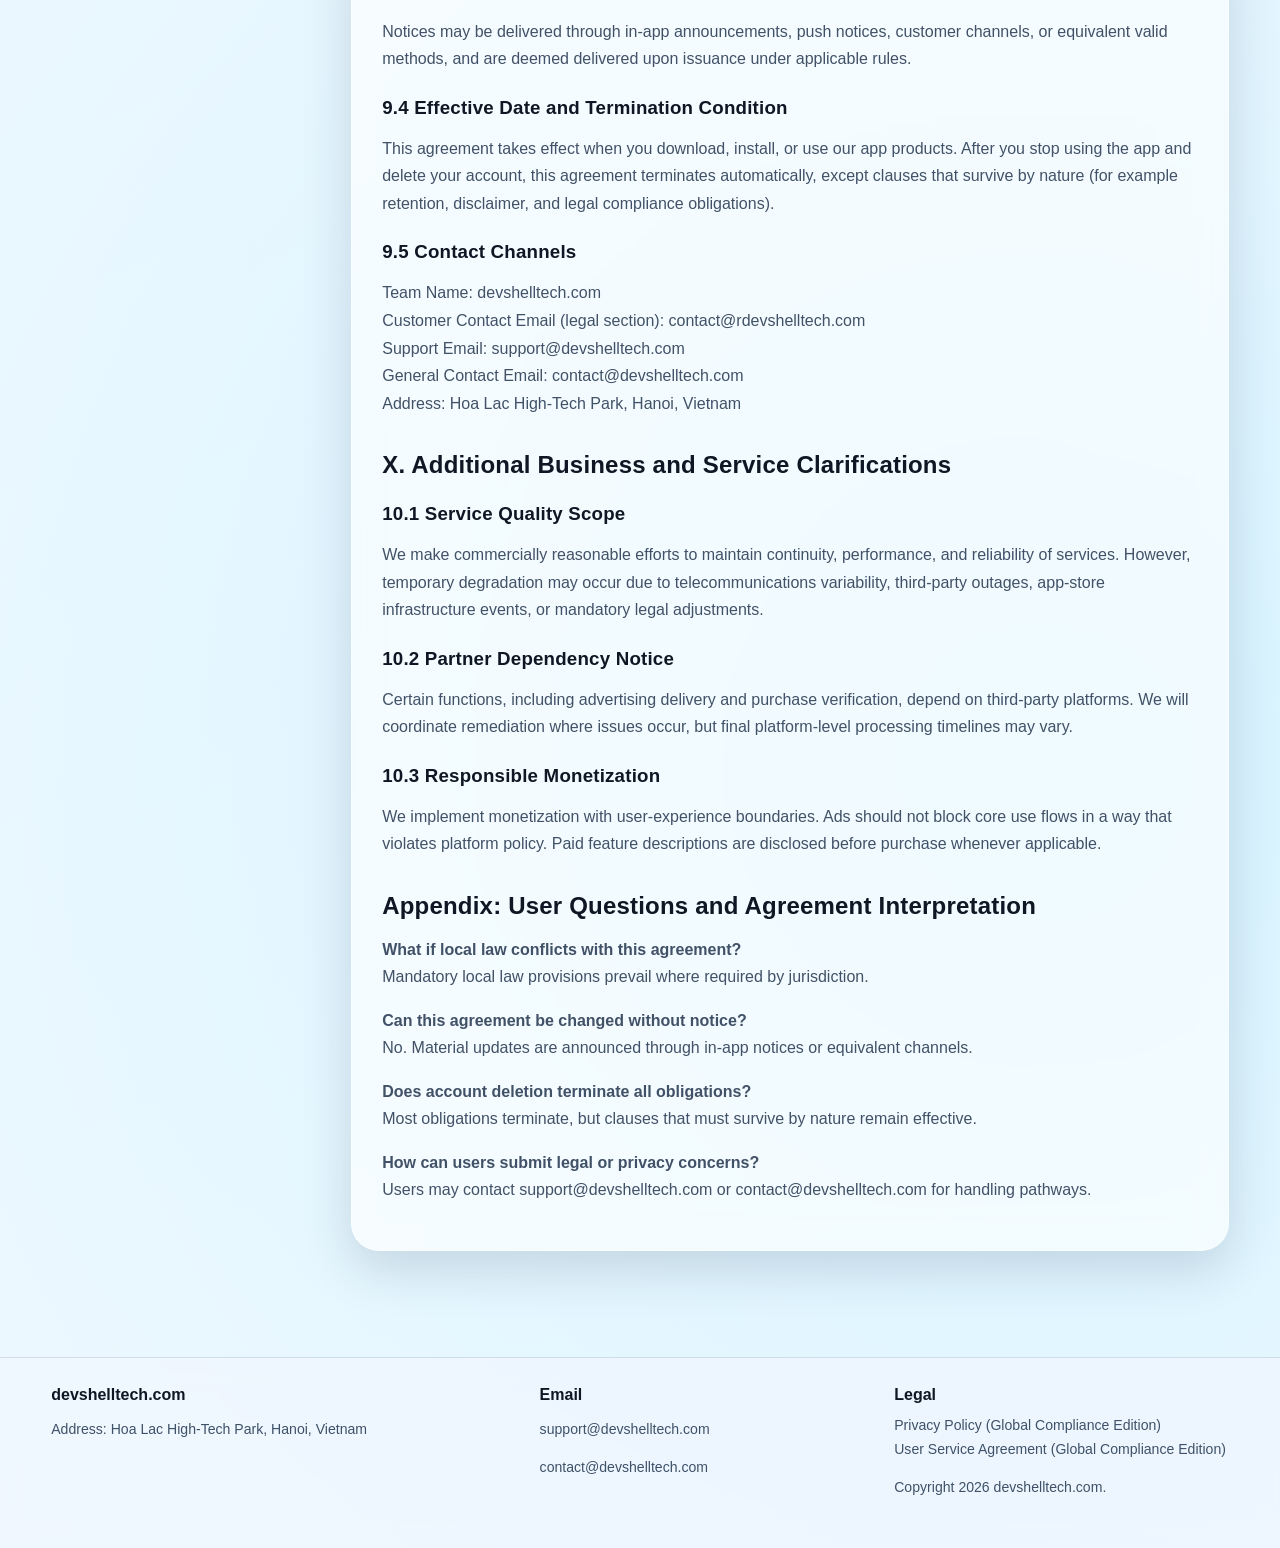
<file: terms-of-service.html>
<!DOCTYPE html>
<html lang="en" class="bg-orbs">
<head>
  <meta charset="UTF-8">
  <meta http-equiv="X-UA-Compatible" content="IE=edge">
  <meta name="viewport" content="width=device-width, initial-scale=1.0">
  <title>User Service Agreement (Global Compliance Edition) | devshelltech.com</title>
  <meta name="description" content="Complete user service agreement for devshelltech app products, including IAA/IAP monetization terms, rights, obligations, suspension, IP, and dispute rules.">
  <meta name="robots" content="index,follow,max-image-preview:large,max-snippet:-1,max-video-preview:-1">
  <link rel="canonical" href="https://devshelltech.com/terms-of-service.html">
  <link rel="alternate" hreflang="en" href="https://devshelltech.com/terms-of-service.html">
  <link rel="stylesheet" href="css/styles.css">
  <script defer src="js/main.js"></script>
</head>
<body class="legal-page">
  <header class="site-header">
    <div class="container header-inner">
      <a class="brand" href="index.html"><img src="images/logo.svg" alt="devshelltech logo"><span>devshelltech.com</span></a>
      <nav class="desktop-nav" aria-label="Primary navigation">
        <a data-nav-link href="index.html">Home</a>
        <a data-nav-link href="services.html">Services</a>
        <a data-nav-link href="culture.html">Culture</a>
        <a data-nav-link href="news.html">News</a>
        <a data-nav-link href="contact.html">Contact</a>
      </nav>
      <button class="menu-btn" data-menu-button aria-expanded="false" aria-controls="mobileMenu" aria-label="Open menu">☰</button>
    </div>
    <div class="mobile-panel" id="mobileMenu" data-mobile-panel>
      <div class="container mobile-nav">
        <a data-nav-link href="index.html">Home</a>
        <a data-nav-link href="services.html">Services</a>
        <a data-nav-link href="culture.html">Culture</a>
        <a data-nav-link href="news.html">News</a>
        <a data-nav-link href="contact.html">Contact</a>
      </div>
    </div>
  </header>

  <main class="section">
    <div class="container">
      <div class="section-heading legal-intro reveal">
        <span class="eyebrow">Legal Document</span>
        <h1>User Service Agreement (Global Compliance Edition)</h1>
        <p class="lead">
          This agreement is part two of the complete legal package and applies to all use of our apps and related services
          distributed to global users through APPstore, Google Play, and other compliant channels.
        </p>
      </div>

      <div class="legal-layout">
        <aside class="glass legal-nav reveal">
          <a href="#tos-1">I. General Rules</a>
          <a href="#tos-2">II. Service Content and Scope</a>
          <a href="#tos-3">III. User Rights and Obligations</a>
          <a href="#tos-4">IV. Our Rights and Obligations</a>
          <a href="#tos-5">V. IAA + IAP Supplemental Terms</a>
          <a href="#tos-6">VI. Suspension and Termination</a>
          <a href="#tos-7">VII. Intellectual Property</a>
          <a href="#tos-8">VIII. Dispute Resolution</a>
          <a href="#tos-9">IX. Miscellaneous</a>
        </aside>

        <article class="glass long-text reveal">
          <h2 id="tos-1">I. General Rules</h2>
          <h3>1.1 Nature of Agreement</h3>
          <p>
            This User Service Agreement is a legally binding agreement between us and you regarding your use of our app
            products and related services (collectively, "Services"). It applies globally and aligns with service terms and
            governance requirements of APPstore, Google Play, and compliant monetization partners, together with applicable laws.
          </p>
          <h3>1.2 Acceptance</h3>
          <p>
            By downloading, installing, or using our app products, you confirm that you have read, understood, and agreed to
            this agreement, the Privacy Policy, and other relevant in-app rules (including ad rules and in-app purchase rules).
            If you do not agree, do not download, install, or use our app products.
          </p>
          <h3>1.3 Updates</h3>
          <p>
            We may update this agreement due to legal changes, platform policies, monetization policies, service optimization,
            or regulatory requirements. Updated terms will be notified via in-app popups, push notices, or in-app announcements.
            Continued use indicates acceptance of updated terms.
          </p>

          <h2 id="tos-2">II. Service Content and Scope</h2>
          <h3>2.1 Core Services</h3>
          <p>
            We provide full-feature app services for utility and efficiency scenarios, with continuous stability and quality
            optimization.
          </p>
          <h3>2.2 Monetization-Related Services</h3>
          <ul>
            <li>
              IAA advertising services: compliant ad formats such as app-open/splash, interstitial, banner, rewarded video,
              and other permitted forms may appear in app experiences. Ads are supplied by compliant third-party networks and
              reviewed for legality and appropriateness.
            </li>
            <li>
              IAP services: paid features and value-added services (for example premium feature unlock, ad removal,
              expanded capability tiers) are purchased through app stores. Payment and refund handling follows store rules.
            </li>
          </ul>
          <h3>2.3 Additional Services</h3>
          <p>
            Additional services may include customer support, troubleshooting, version updates, feature tuning, and usage guidance.
          </p>
          <h3>2.4 Service Limits</h3>
          <p>
            We may temporarily limit or suspend certain service functions based on server load, abnormal behavior,
            compliance requirements, or regulatory changes. Some features may be unavailable in certain regions due to local
            legal restrictions or platform requirements.
          </p>

          <h2 id="tos-3">III. User Rights and Obligations</h2>
          <h3>3.1 User Rights</h3>
          <ul>
            <li>Right to use compliant services under this agreement.</li>
            <li>Right to submit feature and service feedback.</li>
            <li>Right to privacy and security protections as described in legal policies.</li>
            <li>Right to request IAP refunds under applicable app-store conditions.</li>
            <li>Right to delete account, uninstall app, and stop using services.</li>
          </ul>
          <h3>3.2 User Obligations</h3>
          <ul>
            <li>Comply with this agreement, privacy policy, local laws, app-store rules, and monetization partner policies.</li>
            <li>
              Do not use services for illegal or abusive conduct, including fraud, fake traffic, malware activities, harmful
              or illegal content dissemination, rights infringement, or ecosystem disruption.
            </li>
            <li>
              Do not tamper with code, bypass payment controls, reverse restrictions, or use unauthorized scripts/plugins.
            </li>
            <li>Keep account and device secure; notify us promptly in case of theft/loss risks.</li>
            <li>Provide truthful and complete information where submission is required.</li>
            <li>Minors must use services with guardian consent according to applicable law.</li>
            <li>
              Do not transfer, rent, lend, or commercially resell the app/service without our prior written authorization.
            </li>
          </ul>

          <h2 id="tos-4">IV. Our Rights and Obligations</h2>
          <h3>4.1 Our Rights</h3>
          <ul>
            <li>To provide, optimize, and update app products and services.</li>
            <li>
              To monitor and review usage behavior and enforce policies by warning, restricting, suspending, or terminating
              service where violations are identified.
            </li>
            <li>
              To process information under this agreement and privacy policy for service delivery, lawful monetization,
              compliance checks, and security controls.
            </li>
            <li>To present IAA ads and configure IAP offerings with prior transparency for major changes.</li>
            <li>To suspend/terminate service for force majeure, infrastructure failure, legal or regulatory reasons.</li>
            <li>To pursue legal remedies for violations and cooperate with regulators.</li>
          </ul>
          <h3>4.2 Our Obligations</h3>
          <ul>
            <li>Provide stable, lawful, and quality services with reasonable operational effort.</li>
            <li>Protect personal information in line with applicable privacy and cybersecurity law.</li>
            <li>Review third-party ad content and remove non-compliant ad material.</li>
            <li>Assist with eligible IAP refund procedures under app-store frameworks.</li>
            <li>Maintain responsive support channels for consultation, feedback, and complaints.</li>
            <li>Provide regular updates for bug fixing, security hardening, and user experience improvement.</li>
            <li>Disclose service scope, monetization model, and legal terms transparently without deceptive practices.</li>
            <li>Cooperate with legal audits and remediate identified compliance issues in a timely manner.</li>
          </ul>

          <h2 id="tos-5">V. Supplemental Monetization Terms (IAA + IAP)</h2>
          <h3>5.1 IAA Advertising Terms</h3>
          <ul>
            <li>
              Ad sources: compliant platforms may include Google AdMob, Google Ad Manager, AppLovin MAX, Unity Ads,
              ironSource LevelPlay, Meta Audience Network, Mintegral, Pangle, Liftoff/Vungle, Chartboost, InMobi,
              Moloco, Smaato, Start.io, and other qualified providers.
            </li>
            <li>
              Ad presentation: app-open/splash, interstitial, banner, rewarded video, and other compliant formats may be used.
              Ad display must not destroy core functionality. Some free features may depend on ad-supported mode.
            </li>
            <li>
              Ad data: ad viewing/click/conversion and anti-fraud telemetry may be processed by ad partners for campaign
              measurement and optimization under their privacy rules and applicable law.
            </li>
            <li>
              Ad liability: if ad content is deceptive, illegal, or non-compliant, responsibility lies with the ad provider
              and advertiser. We assist user reporting and remove problematic creatives where required.
            </li>
          </ul>
          <h3>5.2 IAP Terms</h3>
          <ul>
            <li>Purchases are completed through APPstore/Google Play and subject to those platform payment rules.</li>
            <li>Price and validity are clearly displayed and may vary by region, currency, and promotions.</li>
            <li>
              Refunds follow app-store official policies; we assist process submission, and final decisions are platform-based.
            </li>
            <li>
              After successful purchase, paid rights are provided for the valid period. If service disruption occurs due to
              product faults, we will repair in time and may extend validity or assist refunds as applicable.
            </li>
          </ul>

          <h2 id="tos-6">VI. Service Suspension and Termination</h2>
          <h3>6.1 Service Suspension</h3>
          <p>
            Temporary suspension may occur for maintenance, system upgrades, compliance checks, force majeure, or legal needs.
            We will provide advance notice where feasible and restore service as soon as practical.
          </p>
          <h3>6.2 Service Termination</h3>
          <ul>
            <li>You may terminate use at any time by uninstalling the app or deleting your account.</li>
            <li>
              We may terminate service if you violate this agreement, privacy policy, laws, or platform policies.
              Where legally allowed, fees already paid may be non-refundable in severe violation scenarios.
            </li>
            <li>
              If service stops due to product shutdown, legal changes, or regulatory directives, we provide advance notice
              (for example 30 days where feasible) and handle data and unconsumed paid rights according to law and policy.
            </li>
          </ul>

          <h2 id="tos-7">VII. Intellectual Property</h2>
          <h3>7.1 Ownership</h3>
          <p>
            Intellectual property in app products and related services, including but not limited to code, UI, logos,
            textual assets, and algorithms, belongs to us and is protected by applicable IP laws.
          </p>
          <h3>7.2 User-Generated Content</h3>
          <p>
            Content generated by you remains yours. You authorize us to process necessary content for service delivery
            and optimization, without unauthorized commercialization and without violating your privacy rights.
          </p>
          <h3>7.3 Infringement Prohibition</h3>
          <p>
            You must not use services to infringe third-party intellectual property. Violations are your responsibility,
            and we may terminate service and pursue legal remedies.
          </p>

          <h2 id="tos-8">VIII. Dispute Resolution</h2>
          <h3>8.1 Governing Law</h3>
          <p>
            The conclusion, performance, interpretation, and dispute handling of this agreement are governed by the laws of
            the People's Republic of China, excluding conflict-of-law rules. Where local mandatory law in your jurisdiction
            provides stronger mandatory protections, those mandatory provisions may prevail to the extent required.
          </p>
          <h3>8.2 Dispute Path</h3>
          <p>
            Disputes should first be resolved by friendly consultation. If no settlement is reached, either party may submit
            the dispute to a competent court at our domicile jurisdiction.
          </p>
          <h3>8.3 Continued Effect</h3>
          <p>
            During dispute resolution, non-disputed clauses remain valid and enforceable.
          </p>

          <h2 id="tos-9">IX. Miscellaneous</h2>
          <h3>9.1 Severability</h3>
          <p>
            If any clause is invalid, voidable, or unenforceable, remaining clauses remain effective.
          </p>
          <h3>9.2 No Waiver</h3>
          <p>
            Failure or delay in exercising rights does not constitute waiver of those rights.
          </p>
          <h3>9.3 Notice Method</h3>
          <p>
            Notices may be delivered through in-app announcements, push notices, customer channels, or equivalent valid methods,
            and are deemed delivered upon issuance under applicable rules.
          </p>
          <h3>9.4 Effective Date and Termination Condition</h3>
          <p>
            This agreement takes effect when you download, install, or use our app products. After you stop using the app and
            delete your account, this agreement terminates automatically, except clauses that survive by nature (for example
            retention, disclaimer, and legal compliance obligations).
          </p>
          <h3>9.5 Contact Channels</h3>
          <p>
            Team Name: devshelltech.com<br>
            Customer Contact Email (legal section): contact@rdevshelltech.com<br>
            Support Email: support@devshelltech.com<br>
            General Contact Email: contact@devshelltech.com<br>
            Address: Hoa Lac High-Tech Park, Hanoi, Vietnam
          </p>

          <h2>X. Additional Business and Service Clarifications</h2>
          <h3>10.1 Service Quality Scope</h3>
          <p>
            We make commercially reasonable efforts to maintain continuity, performance, and reliability of services.
            However, temporary degradation may occur due to telecommunications variability, third-party outages,
            app-store infrastructure events, or mandatory legal adjustments.
          </p>
          <h3>10.2 Partner Dependency Notice</h3>
          <p>
            Certain functions, including advertising delivery and purchase verification, depend on third-party platforms.
            We will coordinate remediation where issues occur, but final platform-level processing timelines may vary.
          </p>
          <h3>10.3 Responsible Monetization</h3>
          <p>
            We implement monetization with user-experience boundaries. Ads should not block core use flows in a way that
            violates platform policy. Paid feature descriptions are disclosed before purchase whenever applicable.
          </p>

          <h2>Appendix: User Questions and Agreement Interpretation</h2>
          <p><strong>What if local law conflicts with this agreement?</strong><br>Mandatory local law provisions prevail where required by jurisdiction.</p>
          <p><strong>Can this agreement be changed without notice?</strong><br>No. Material updates are announced through in-app notices or equivalent channels.</p>
          <p><strong>Does account deletion terminate all obligations?</strong><br>Most obligations terminate, but clauses that must survive by nature remain effective.</p>
          <p><strong>How can users submit legal or privacy concerns?</strong><br>Users may contact support@devshelltech.com or contact@devshelltech.com for handling pathways.</p>
        </article>
      </div>
    </div>
  </main>

  <footer class="site-footer">
    <div class="container footer-grid">
      <div class="footer-col">
        <h4>devshelltech.com</h4>
        <p class="small">Address: Hoa Lac High-Tech Park, Hanoi, Vietnam</p>
      </div>
      <div class="footer-col">
        <h4>Email</h4>
        <p class="small">support@devshelltech.com</p>
        <p class="small">contact@devshelltech.com</p>
      </div>
      <div class="footer-col">
        <h4>Legal</h4>
        <a class="small" href="privacy-policy.html">Privacy Policy (Global Compliance Edition)</a><br>
        <a class="small" href="terms-of-service.html">User Service Agreement (Global Compliance Edition)</a>
        <p class="small">Copyright <span data-year></span> devshelltech.com.</p>
      </div>
    </div>
  </footer>
</body>
</html>
</file>
<file: css/styles.css>
:root {
  --bg: #eaf2fb;
  --bg-soft: #f5f9ff;
  --surface: rgba(255, 255, 255, 0.62);
  --surface-strong: rgba(255, 255, 255, 0.84);
  --line: rgba(32, 66, 112, 0.14);
  --text: #0f1724;
  --muted: #415167;
  --accent: #1d6fe8;
  --accent-2: #12a8d6;
  --accent-3: #7cb8ff;
  --shadow: 0 18px 50px rgba(22, 41, 71, 0.16);
  --radius-xl: 28px;
  --radius-lg: 20px;
  --radius-md: 14px;
  --blur: blur(14px);
  --container: 1180px;
}

* {
  box-sizing: border-box;
}

html {
  scroll-behavior: smooth;
}

body {
  margin: 0;
  font-family: "SF Pro Display", "Segoe UI", "Helvetica Neue", Helvetica, Arial, sans-serif;
  color: var(--text);
  background:
    radial-gradient(circle at 10% 12%, rgba(150, 204, 255, 0.5), transparent 38%),
    radial-gradient(circle at 90% 2%, rgba(115, 189, 255, 0.42), transparent 36%),
    radial-gradient(circle at 82% 88%, rgba(166, 233, 255, 0.4), transparent 30%),
    linear-gradient(160deg, #e8f1ff, #edf7ff 46%, #f8fbff 100%);
  min-height: 100vh;
  overflow-x: hidden;
}

.bg-orbs::before,
.bg-orbs::after {
  content: "";
  position: fixed;
  width: 420px;
  height: 420px;
  border-radius: 50%;
  z-index: -1;
  filter: blur(54px);
  opacity: 0.42;
  pointer-events: none;
}

.bg-orbs::before {
  left: -120px;
  top: 12%;
  background: #8ad5ff;
  animation: driftA 14s ease-in-out infinite alternate;
}

.bg-orbs::after {
  right: -140px;
  top: 54%;
  background: #79a8ff;
  animation: driftB 17s ease-in-out infinite alternate;
}

@keyframes driftA {
  0% { transform: translateY(-16px) scale(0.95); }
  100% { transform: translateY(22px) scale(1.06); }
}

@keyframes driftB {
  0% { transform: translateY(18px) scale(1.02); }
  100% { transform: translateY(-16px) scale(0.96); }
}

a {
  color: inherit;
  text-decoration: none;
}

.container {
  width: min(var(--container), 92%);
  margin: 0 auto;
}

.site-header {
  position: sticky;
  top: 0;
  z-index: 80;
  backdrop-filter: var(--blur);
  background: rgba(236, 246, 255, 0.72);
  border-bottom: 1px solid var(--line);
}

.header-inner {
  display: flex;
  align-items: center;
  justify-content: space-between;
  min-height: 78px;
  gap: 12px;
}

.brand {
  display: inline-flex;
  align-items: center;
  gap: 10px;
  font-weight: 700;
  letter-spacing: 0.3px;
}

.brand img {
  width: 36px;
  height: 36px;
}

.desktop-nav,
.mobile-nav {
  display: flex;
  align-items: center;
  gap: 10px;
}

.desktop-nav a,
.mobile-nav a {
  padding: 10px 14px;
  border-radius: 12px;
  color: #2a3c55;
  transition: 180ms ease;
  font-size: 0.95rem;
}

.desktop-nav a.active,
.desktop-nav a:hover,
.mobile-nav a.active,
.mobile-nav a:hover {
  background: rgba(29, 111, 232, 0.11);
  color: #184e96;
}

.menu-btn {
  display: none;
  border: 1px solid var(--line);
  background: var(--surface-strong);
  color: var(--text);
  width: 42px;
  height: 42px;
  border-radius: 12px;
  cursor: pointer;
}

.mobile-panel {
  display: none;
  border-top: 1px solid var(--line);
  padding: 10px 0 16px;
}

.hero {
  padding: 72px 0 40px;
}

.hero-shell {
  display: grid;
  grid-template-columns: 1.2fr 1fr;
  gap: 28px;
  align-items: stretch;
}

.glass {
  background: var(--surface);
  border: 1px solid rgba(255, 255, 255, 0.62);
  box-shadow: var(--shadow);
  border-radius: var(--radius-xl);
  backdrop-filter: var(--blur);
}

.hero-card {
  padding: 40px;
  position: relative;
  overflow: hidden;
  height: 100%;
}

.hero-card::after {
  content: "";
  position: absolute;
  right: -80px;
  top: -110px;
  width: 300px;
  height: 300px;
  border-radius: 50%;
  background: radial-gradient(circle at 35% 30%, rgba(255, 255, 255, 0.85), rgba(135, 209, 255, 0.24));
  z-index: 0;
}

.hero-card > * {
  position: relative;
  z-index: 1;
}

.eyebrow {
  display: inline-flex;
  align-items: center;
  gap: 8px;
  padding: 8px 12px;
  border: 1px solid var(--line);
  border-radius: 999px;
  font-size: 0.8rem;
  color: #2a4d75;
  letter-spacing: 0.3px;
  background: rgba(255, 255, 255, 0.5);
}

h1,
h2,
h3 {
  margin-top: 0;
  letter-spacing: 0.2px;
}

h1 {
  font-size: clamp(2rem, 3.4vw, 3.3rem);
  line-height: 1.08;
  margin: 16px 0;
}

.lead {
  color: var(--muted);
  font-size: 1.05rem;
  line-height: 1.72;
}

.btn-row {
  display: flex;
  gap: 12px;
  flex-wrap: wrap;
  margin-top: 22px;
}

.btn {
  border: 0;
  border-radius: 12px;
  padding: 12px 18px;
  font-weight: 600;
  cursor: pointer;
  display: inline-flex;
  align-items: center;
  gap: 8px;
  transition: 180ms ease;
}

.btn-primary {
  color: #ffffff;
  background: linear-gradient(135deg, #1b70ec, #149cd2);
}

.btn-primary:hover {
  transform: translateY(-2px);
  box-shadow: 0 12px 25px rgba(21, 107, 205, 0.3);
}

.btn-ghost {
  color: #1e4f8f;
  background: rgba(255, 255, 255, 0.82);
  border: 1px solid var(--line);
}

.visual-card {
  padding: 14px;
  display: flex;
  flex-direction: column;
  gap: 14px;
  height: 100%;
}

.visual-card img {
  width: 100%;
  border-radius: 18px;
  border: 1px solid rgba(255, 255, 255, 0.7);
  flex: 1;
  object-fit: contain;
  object-position: center;
  background: linear-gradient(135deg, #236fbe, #3da7d4);
  min-height: 300px;
}

.visual-caption {
  padding: 14px;
  border: 1px solid var(--line);
  border-radius: 14px;
  background: rgba(255, 255, 255, 0.72);
}

.visual-caption h3 {
  margin: 0 0 6px;
  font-size: 1.05rem;
}

.visual-caption p {
  margin: 0;
  color: var(--muted);
  line-height: 1.68;
}

.section {
  padding: 52px 0;
}

.section-heading {
  max-width: 850px;
  margin-bottom: 26px;
}

.legal-intro {
  max-width: none;
  width: calc(100% - 300px);
  margin-left: 300px;
}

.grid-3,
.grid-2,
.grid-4 {
  display: grid;
  gap: 18px;
}

.grid-2 { grid-template-columns: repeat(2, minmax(0, 1fr)); }
.grid-3 { grid-template-columns: repeat(3, minmax(0, 1fr)); }
.grid-4 { grid-template-columns: repeat(4, minmax(0, 1fr)); }

.card {
  padding: 24px;
  border-radius: var(--radius-lg);
  border: 1px solid var(--line);
  background: var(--surface-strong);
  box-shadow: 0 9px 28px rgba(19, 34, 60, 0.07);
}

.card h3 {
  font-size: 1.1rem;
  margin-bottom: 10px;
}

.card p,
.card li,
.long-text p,
.long-text li {
  color: var(--muted);
  line-height: 1.72;
}

.icon-row {
  display: inline-flex;
  width: 44px;
  height: 44px;
  border-radius: 14px;
  align-items: center;
  justify-content: center;
  background: rgba(29, 111, 232, 0.1);
  margin-bottom: 12px;
}

.icon-row img {
  width: 23px;
  height: 23px;
}

.metric-box {
  display: grid;
  grid-template-columns: repeat(3, minmax(0, 1fr));
  gap: 12px;
  margin-top: 26px;
}

.metric {
  padding: 14px;
  border: 1px solid var(--line);
  border-radius: 14px;
  background: rgba(255, 255, 255, 0.7);
}

.metric strong {
  display: block;
  font-size: 1.35rem;
}

.timeline {
  position: relative;
  padding-left: 24px;
}

.timeline::before {
  content: "";
  position: absolute;
  left: 7px;
  top: 8px;
  bottom: 8px;
  width: 2px;
  background: linear-gradient(#48a7e8, rgba(72, 167, 232, 0));
}

.timeline-item {
  position: relative;
  margin-bottom: 18px;
  padding-left: 14px;
}

.timeline-item::before {
  content: "";
  position: absolute;
  left: -22px;
  top: 7px;
  width: 10px;
  height: 10px;
  border-radius: 50%;
  background: #2d89df;
}

.legal-layout {
  display: grid;
  grid-template-columns: 280px 1fr;
  gap: 20px;
}

.legal-nav {
  position: sticky;
  top: 92px;
  align-self: start;
  padding: 18px;
}

.legal-nav a {
  display: block;
  margin-bottom: 8px;
  color: #2b4a69;
  font-size: 0.93rem;
}

.legal-nav a:hover {
  color: #0f63dd;
}

.long-text {
  padding: 30px;
}

.long-text h2 {
  margin-top: 34px;
  margin-bottom: 10px;
}

.long-text h3 {
  margin-top: 24px;
  margin-bottom: 8px;
}

.long-text ul,
.long-text ol {
  padding-left: 20px;
}

.site-footer {
  margin-top: 54px;
  border-top: 1px solid var(--line);
  padding: 28px 0 34px;
  background: rgba(240, 247, 255, 0.78);
  backdrop-filter: blur(12px);
}

.footer-grid {
  display: grid;
  grid-template-columns: 1.4fr 1fr 1fr;
  gap: 20px;
}

.footer-col h4 {
  margin-top: 0;
  margin-bottom: 10px;
}

.footer-col a,
.footer-col p {
  color: #3f5168;
  line-height: 1.7;
}

.small {
  font-size: 0.88rem;
}

.reveal {
  opacity: 0;
  transform: translateY(24px);
  transition: 550ms cubic-bezier(0.2, 0.8, 0.2, 1);
}

.reveal.show {
  opacity: 1;
  transform: translateY(0);
}

.legal-page .reveal {
  opacity: 1;
  transform: none;
  transition: none;
}

@media (max-width: 1024px) {
  .hero-shell,
  .legal-layout {
    grid-template-columns: 1fr;
  }

  .legal-intro {
    width: auto;
    margin-left: 0;
  }

  .legal-nav {
    position: static;
  }

  .grid-4 {
    grid-template-columns: repeat(2, minmax(0, 1fr));
  }

  .footer-grid {
    grid-template-columns: 1fr 1fr;
  }
}

@media (max-width: 780px) {
  .desktop-nav {
    display: none;
  }

  .menu-btn {
    display: inline-flex;
    align-items: center;
    justify-content: center;
  }

  .mobile-panel.open {
    display: block;
  }

  .mobile-nav {
    flex-direction: column;
    align-items: stretch;
  }

  .hero-card {
    padding: 28px;
  }

  .metric-box,
  .grid-2,
  .grid-3,
  .grid-4,
  .footer-grid {
    grid-template-columns: 1fr;
  }

  .section {
    padding: 42px 0;
  }
}
</file>
